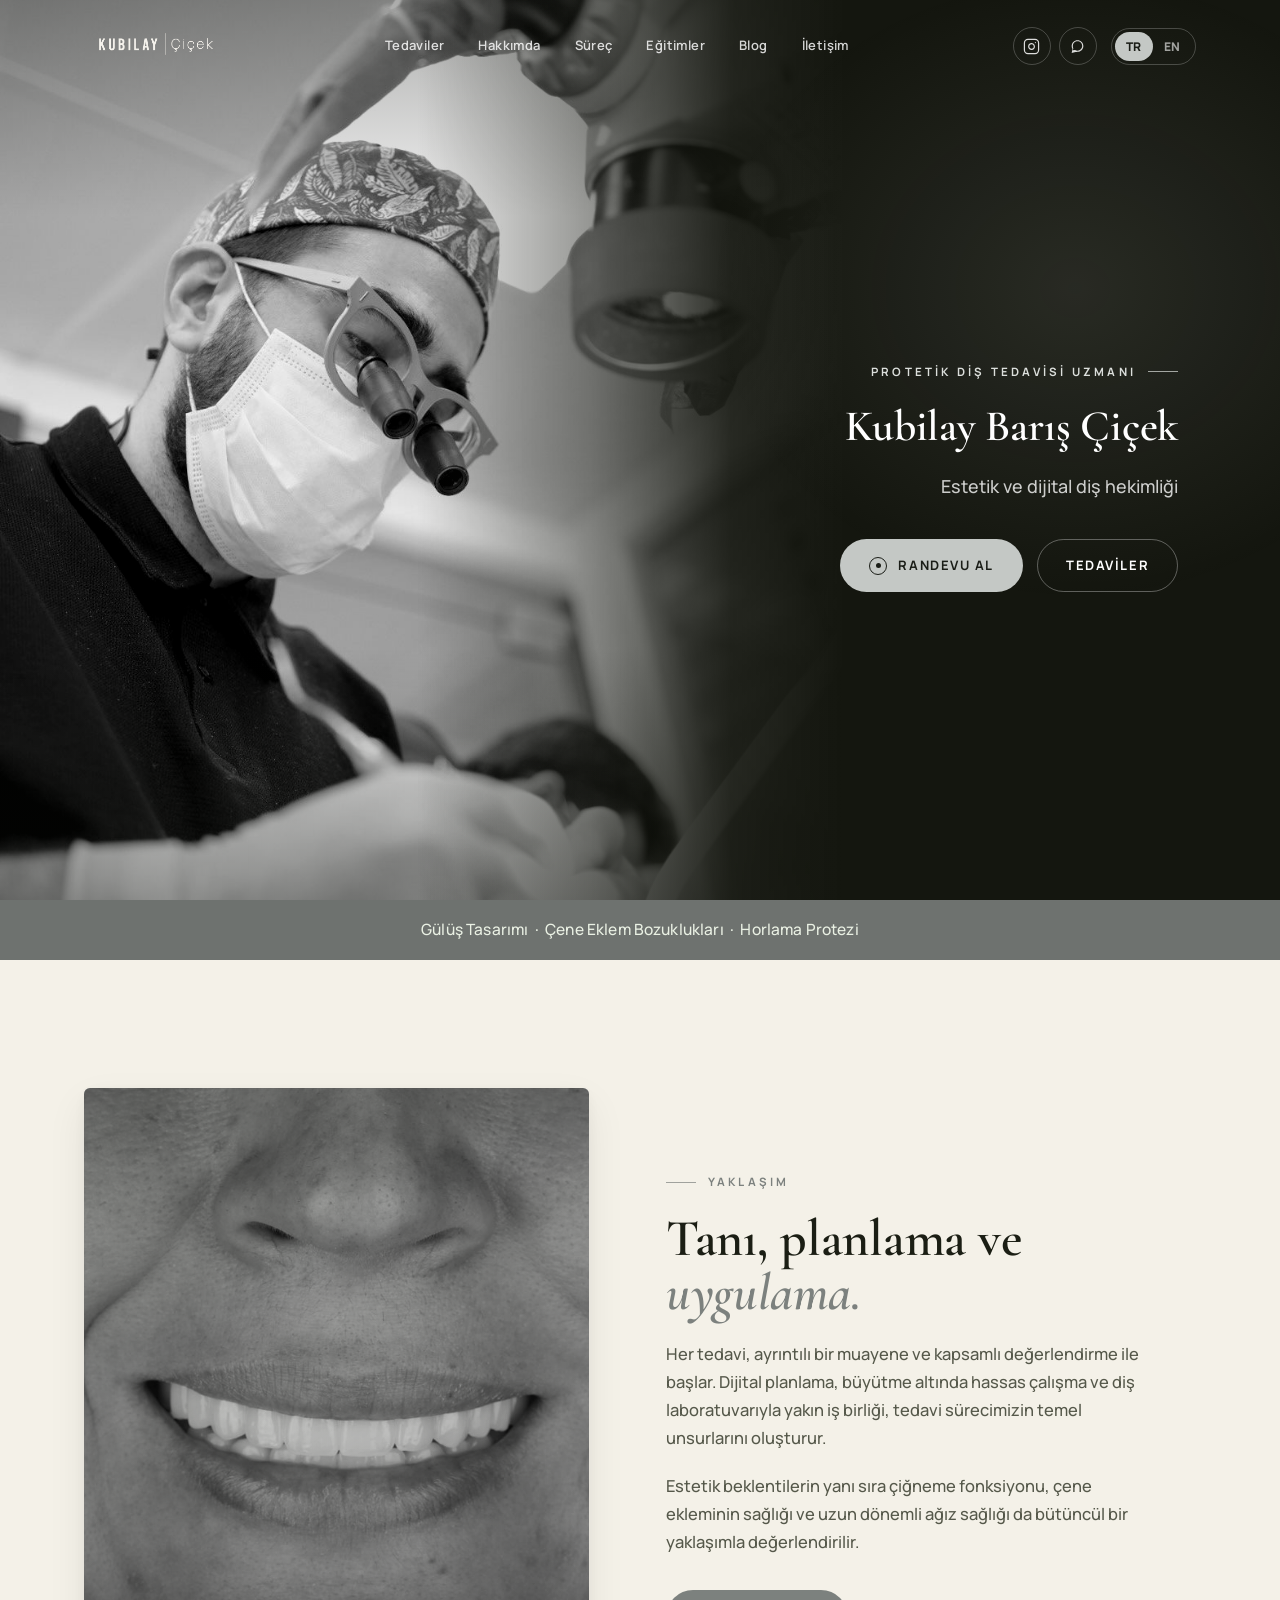
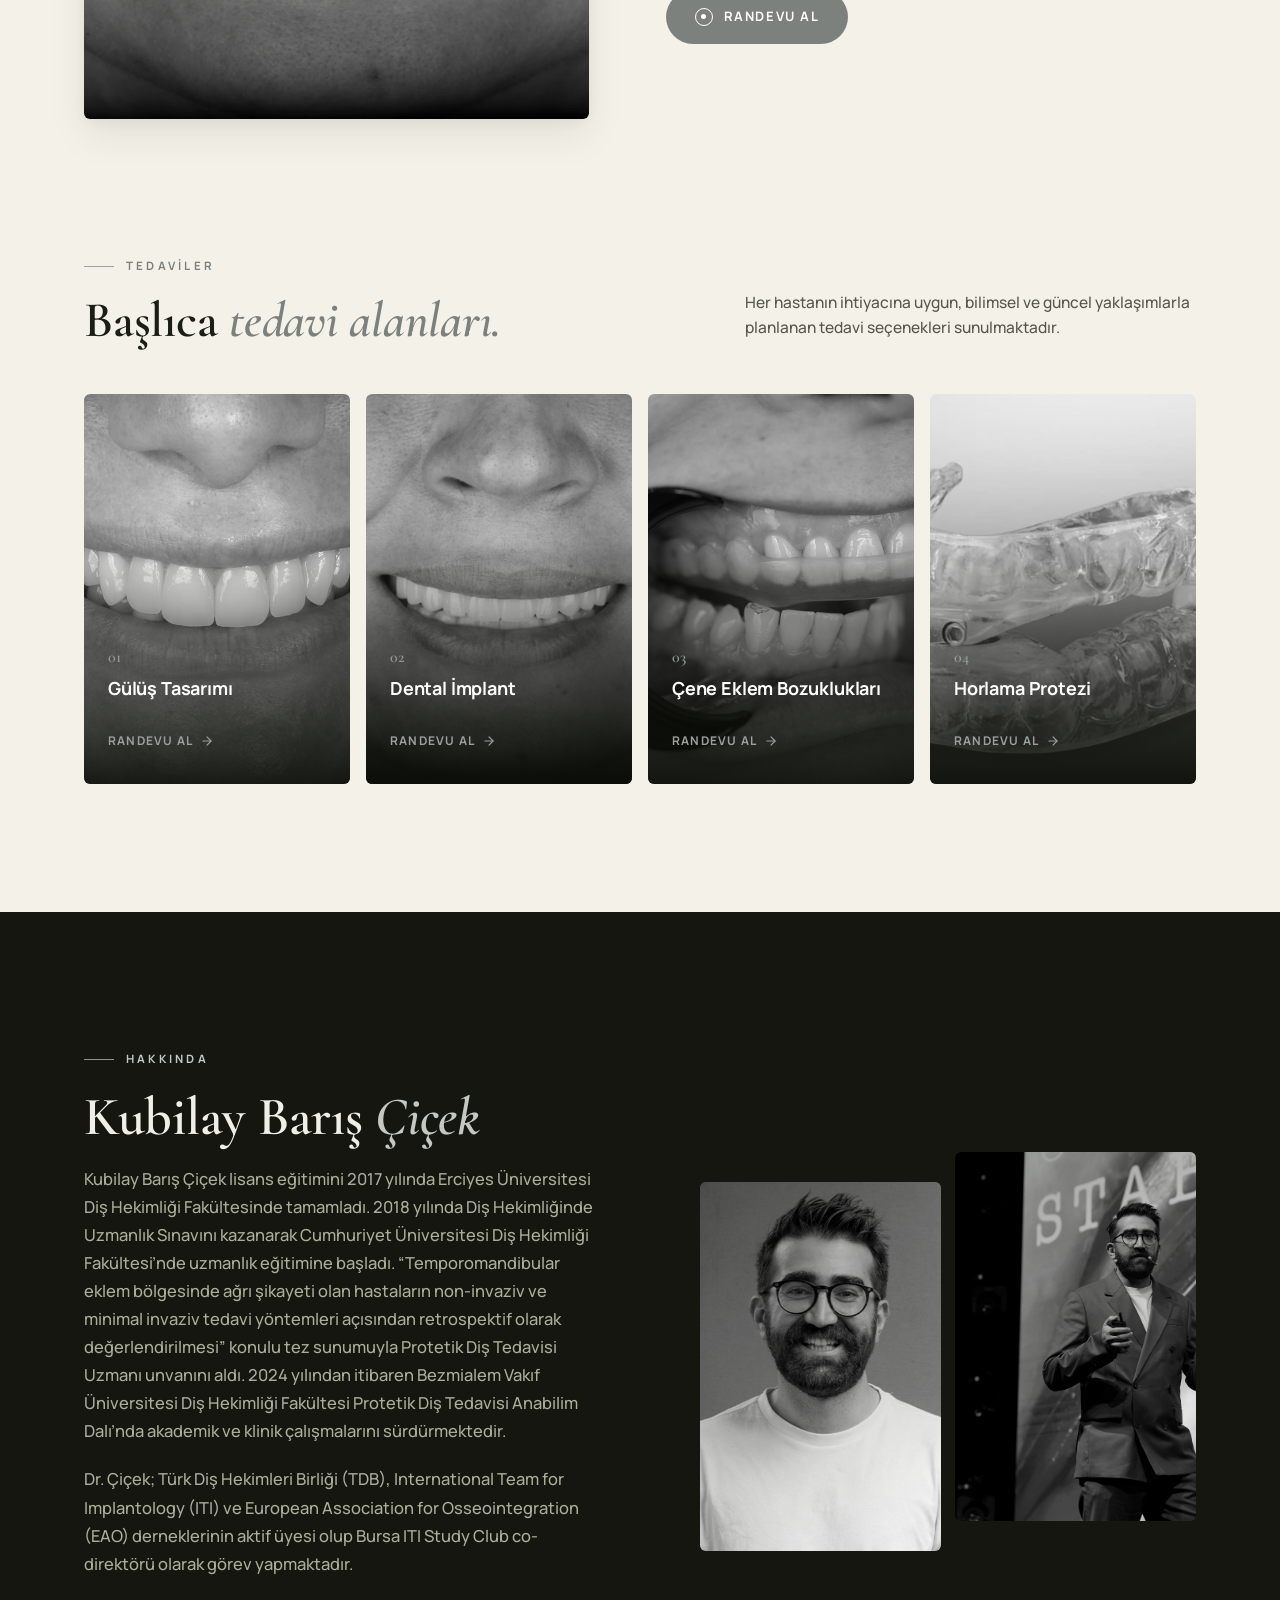
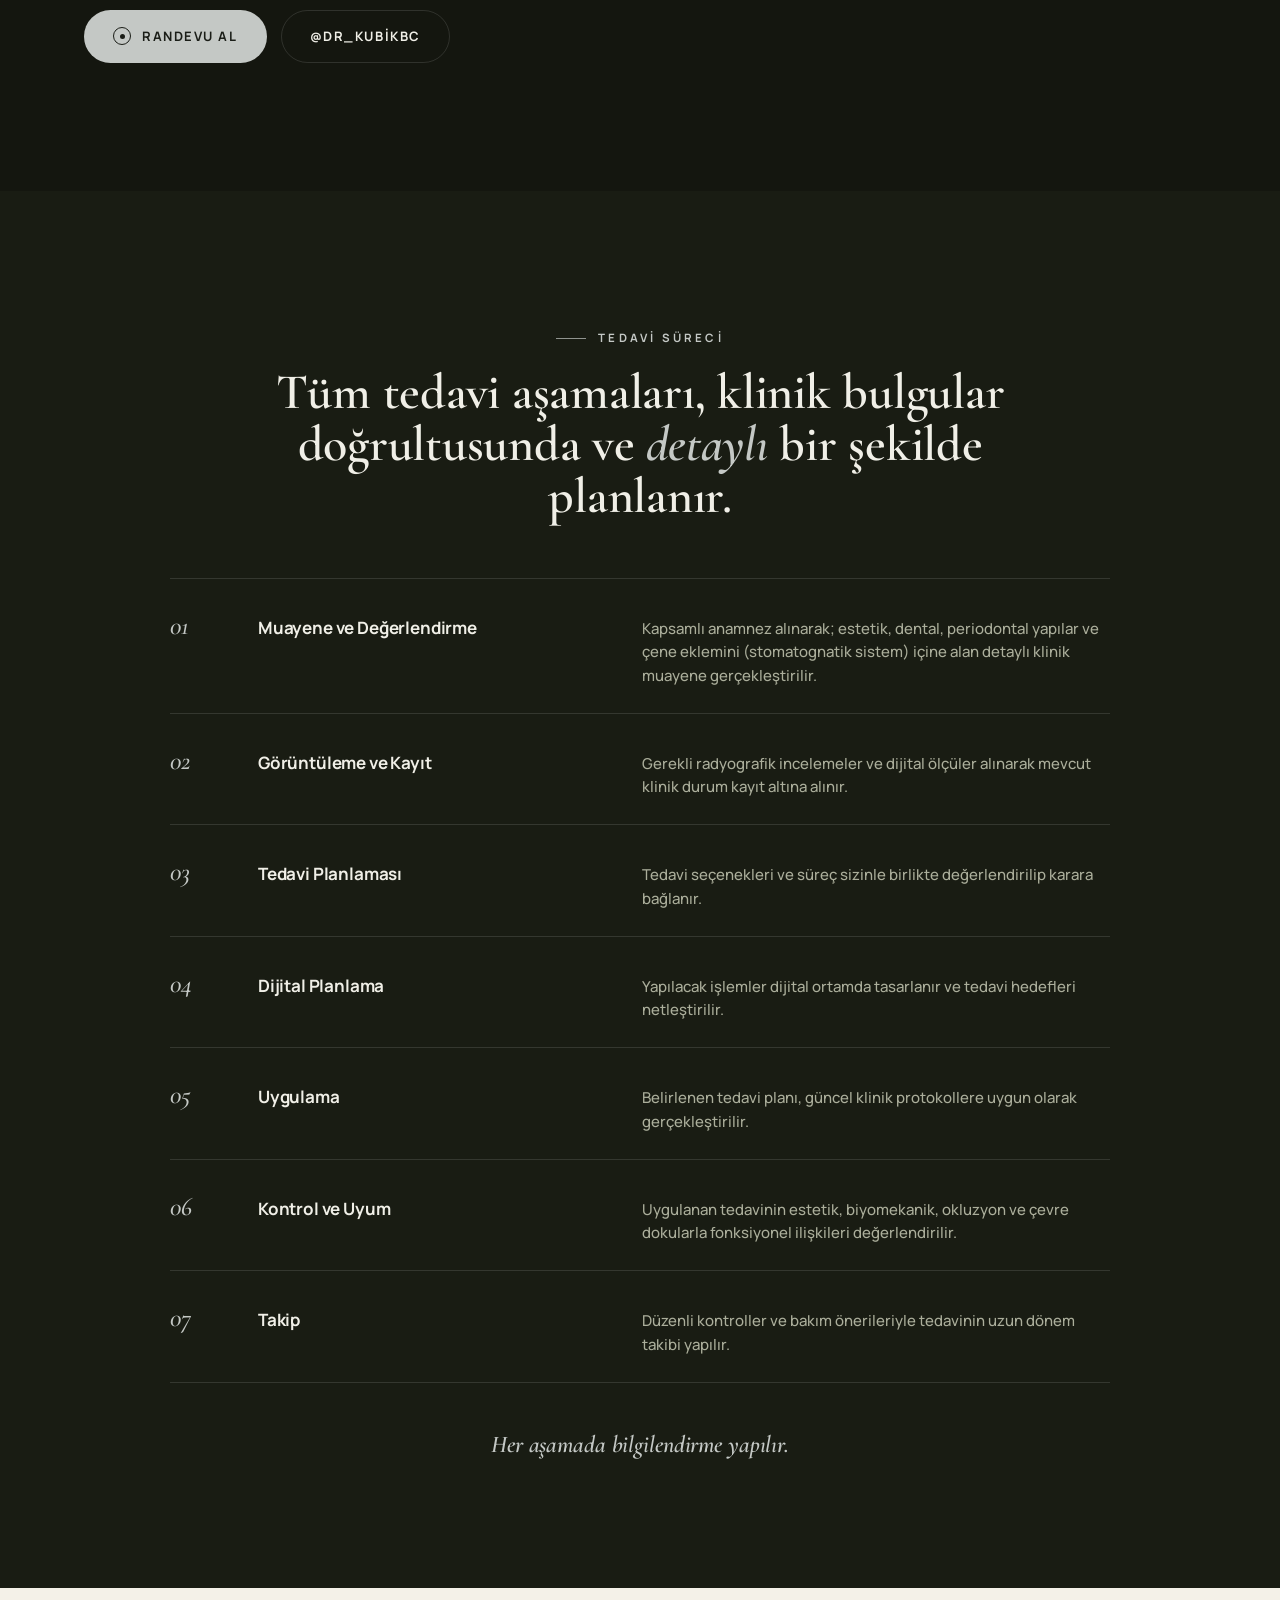
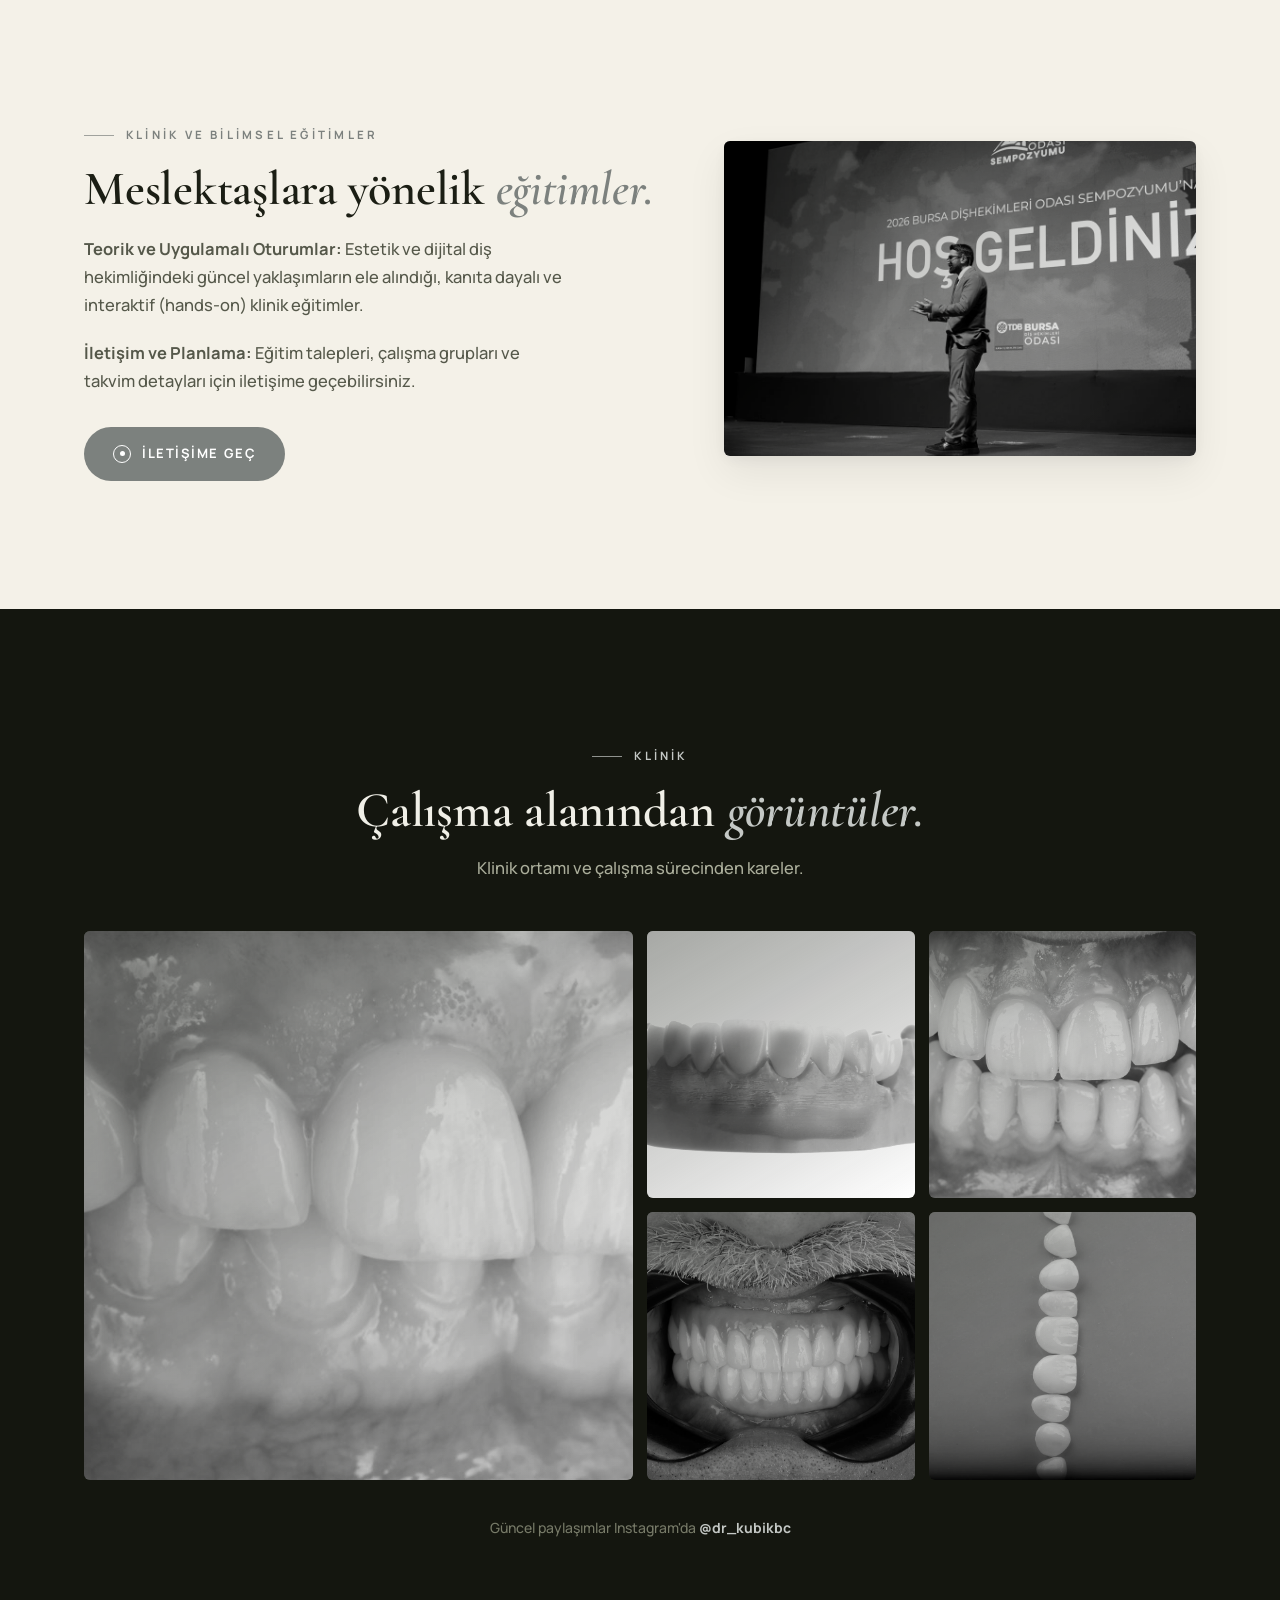
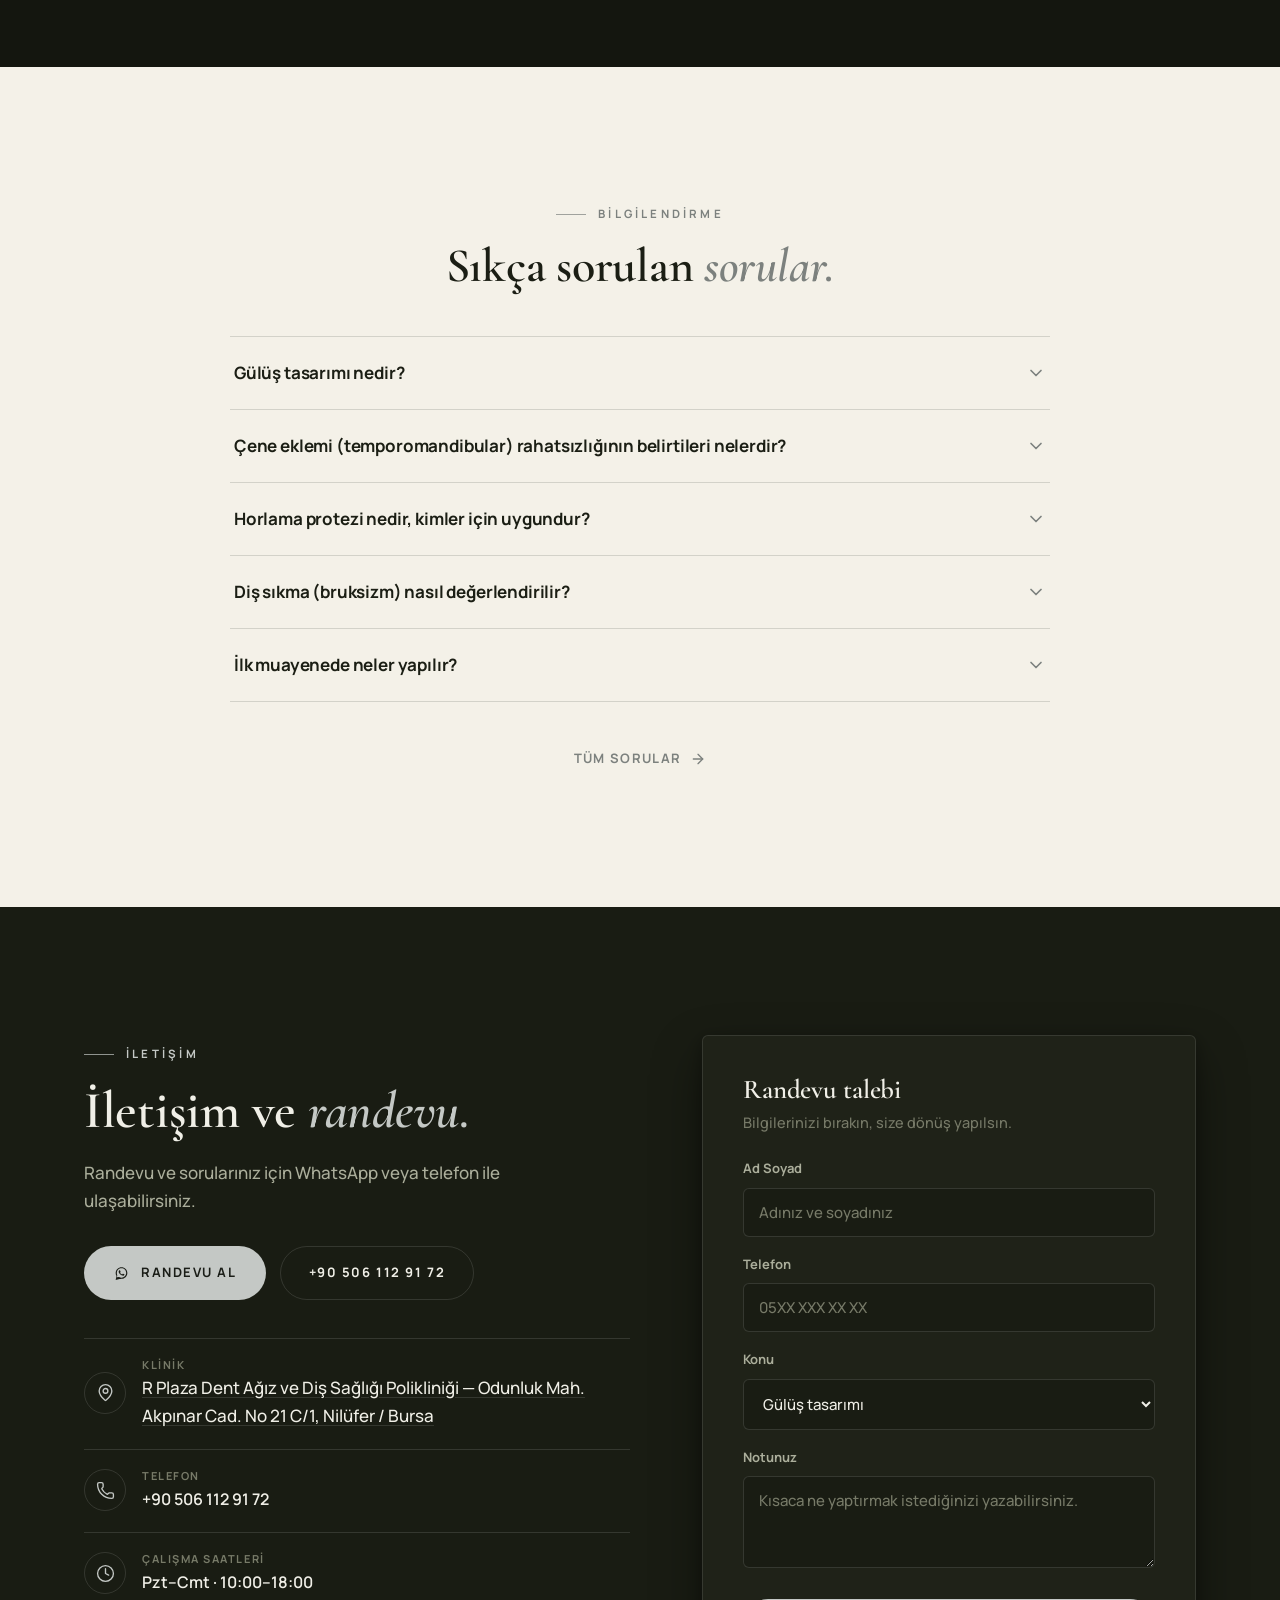
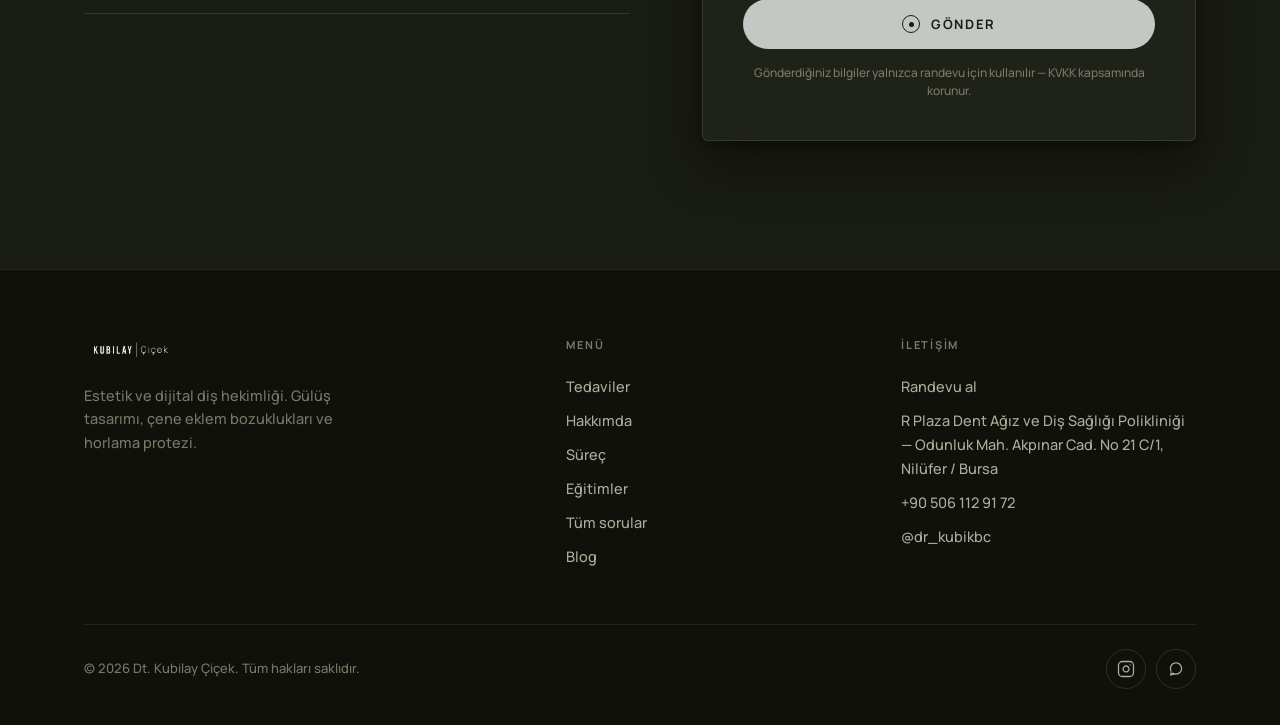
<file: index.html>
<!DOCTYPE html>
<html lang="tr">
<head>
<meta charset="UTF-8" />
<meta name="viewport" content="width=device-width, initial-scale=1.0" />
<title>Kubilay Barış Çiçek — Estetik ve Dijital Diş Hekimliği</title>
<meta name="description" content="Kubilay Barış Çiçek — protetik diş tedavisi uzmanı. Estetik ve dijital diş hekimliği: gülüş tasarımı, çene eklem bozuklukları ve horlama protezi. Bursa. Meslektaşlara yönelik eğitimler." />
<meta name="theme-color" content="#14160F" />

<!-- Favicons -->
<link rel="icon" type="image/png" sizes="32x32" href="assets/favicon-32.png" />
<link rel="icon" type="image/png" sizes="180x180" href="assets/favicon-180.png" />
<link rel="apple-touch-icon" href="assets/favicon-180.png" />

<!-- Open Graph / social — replace the domain in og:url with your live address after deploy -->
<meta property="og:type" content="website" />
<meta property="og:title" content="Kubilay Barış Çiçek — Estetik ve Dijital Diş Hekimliği" />
<meta property="og:description" content="Gülüş tasarımı, çene eklem bozuklukları ve horlama protezi. Bursa." />
<meta property="og:image" content="assets/og-image.jpg" />
<meta property="og:url" content="https://kubilaybariscicek.com/" />
<meta property="og:locale" content="tr_TR" />
<meta name="twitter:card" content="summary_large_image" />

<link rel="stylesheet" href="styles.css?v=4" />

<!-- Local-business structured data (SEO) -->
<script type="application/ld+json">
{
  "@context": "https://schema.org",
  "@type": "Dentist",
  "name": "Kubilay Barış Çiçek",
  "description": "Estetik ve dijital diş hekimliği — gülüş tasarımı, çene eklem bozuklukları ve horlama protezi.",
  "image": "assets/og-image.jpg",
  "telephone": "+905061129172",
  "url": "https://kubilaybariscicek.com/",
  "address": {
    "@type": "PostalAddress",
    "streetAddress": "Odunluk Mah. Akpınar Cad. No 21 C/1",
    "addressLocality": "Nilüfer",
    "addressRegion": "Bursa",
    "addressCountry": "TR"
  },
  "openingHours": "Mo-Sa 10:00-18:00",
  "sameAs": ["https://instagram.com/dr_kubikbc"],
  "availableService": [
    { "@type": "MedicalProcedure", "name": "Gülüş Tasarımı" },
    { "@type": "MedicalProcedure", "name": "Çene Eklemi (Temporomandibular) Tedavisi" },
    { "@type": "MedicalProcedure", "name": "Horlama Protezi" },
    { "@type": "MedicalProcedure", "name": "İmplant Tedavisi" },
    { "@type": "MedicalProcedure", "name": "Zirkonyum / Lamina Kaplama" }
  ]
}
</script>

<!-- FAQ structured data (matches the visible "Sıkça sorulan sorular" section) -->
<script type="application/ld+json">
{
  "@context": "https://schema.org",
  "@type": "FAQPage",
  "mainEntity": [
    { "@type": "Question", "name": "Gülüş tasarımı nedir?", "acceptedAnswer": { "@type": "Answer", "text": "Dişlerin biçim, renk ve diziliminin; yüz hatları ve kişinin beklentileri göz önünde bulundurularak dijital ortamda planlanmasıdır. Uygulama öncesinde plan birlikte değerlendirilir." } },
    { "@type": "Question", "name": "Çene eklemi (temporomandibular) rahatsızlığının belirtileri nelerdir?", "acceptedAnswer": { "@type": "Answer", "text": "Çene ekleminde ağrı, açıp kapama sırasında ses, kilitlenme, diş sıkma veya gıcırdatma ve baş-boyun bölgesinde gerginlik görülebilir. Kesin değerlendirme hekim muayenesi ile yapılır." } },
    { "@type": "Question", "name": "Horlama protezi nedir, kimler için uygundur?", "acceptedAnswer": { "@type": "Answer", "text": "Ağız içine takılan, alt çeneyi hafifçe önde konumlandırarak hava yolunu açık tutmaya yardımcı olan apareylerdir. Basit horlama ve hafif uyku apnesinde kullanılabilir; uygunluk muayene ve gerektiğinde uyku testi ile belirlenir." } },
    { "@type": "Question", "name": "Diş sıkma (bruksizm) nasıl değerlendirilir?", "acceptedAnswer": { "@type": "Answer", "text": "Çoğunlukla uykuda görülen diş sıkma ve gıcırdatma; diş aşınması, çene ağrısı ve baş ağrısına yol açabilir. Muayene sonrası, gece plağı gibi koruyucu yaklaşımlar değerlendirilebilir." } },
    { "@type": "Question", "name": "İlk muayenede neler yapılır?", "acceptedAnswer": { "@type": "Answer", "text": "Şikâyetlerin dinlenmesi, ağız içi inceleme ve gerektiğinde görüntüleme ile mevcut durum değerlendirilir; uygun seçenekler hakkında bilgi verilir." } }
  ]
}
</script>
</head>
<body id="top">

<!-- ============ NAV ============ -->
<header class="nav">
  <div class="wrap nav-inner">
    <a class="nav-logo" href="#top" aria-label="Kubilay Çiçek"><img src="assets/logo-white.png" alt="Kubilay Çiçek" /></a>
    <nav class="nav-links">
      <a href="#tedaviler" data-i18n="nav.treatments">Tedaviler</a>
      <a href="#hakkimda" data-i18n="nav.about">Hakkımda</a>
      <a href="#surec" data-i18n="nav.journey">Süreç</a>
      <a href="#egitimler" data-i18n="nav.courses">Eğitimler</a>
      <a href="blog.html" data-i18n="nav.blog">Blog</a>
      <a href="#iletisim" data-i18n="nav.contact">İletişim</a>
    </nav>
    <div class="nav-right">
      <div class="nav-social">
        <a data-ig href="#" target="_blank" rel="noopener" aria-label="Instagram"><svg viewBox="0 0 24 24" fill="none" stroke="currentColor" stroke-width="1.7" stroke-linecap="round" stroke-linejoin="round"><rect width="20" height="20" x="2" y="2" rx="5" ry="5"/><path d="M16 11.37A4 4 0 1 1 12.63 8 4 4 0 0 1 16 11.37z"/><line x1="17.5" x2="17.51" y1="6.5" y2="6.5"/></svg></a>
        <a data-wa="appointment" target="_blank" rel="noopener" aria-label="WhatsApp"><svg class="wa-ic" viewBox="0 0 32 32" fill="currentColor"><path d="M16.04 4C9.96 4 5 8.93 5 15c0 2.13.62 4.11 1.69 5.79L5 28l7.4-1.65A11.1 11.1 0 0 0 16.04 26C22.12 26 27 21.07 27 15S22.12 4 16.04 4zm0 19.8c-1.6 0-3.16-.43-4.52-1.25l-.32-.19-3.9.87.83-3.8-.21-.33A8.74 8.74 0 0 1 7.3 15c0-4.83 3.92-8.76 8.74-8.76 4.82 0 8.74 3.93 8.74 8.76 0 4.83-3.92 8.8-8.74 8.8z"/></svg></a>
      </div>
      <div class="lang" role="group" aria-label="Language">
        <button data-lang="tr" class="active">TR</button>
        <button data-lang="en">EN</button>
      </div>
      <button id="menu-toggle" class="nav-toggle" aria-label="Menu"><svg viewBox="0 0 24 24" width="26" height="26" fill="none" stroke="currentColor" stroke-width="1.8" stroke-linecap="round"><path d="M3 6h18M3 12h18M3 18h18"/></svg></button>
    </div>
  </div>
  <div id="mobile-menu" class="mobile-menu" hidden>
    <a href="#tedaviler" data-i18n="nav.treatments">Tedaviler</a>
    <a href="#hakkimda" data-i18n="nav.about">Hakkımda</a>
    <a href="#surec" data-i18n="nav.journey">Süreç</a>
    <a href="#egitimler" data-i18n="nav.courses">Eğitimler</a>
    <a href="blog.html" data-i18n="nav.blog">Blog</a>
    <a href="#iletisim" data-i18n="nav.contact">İletişim</a>
  </div>
</header>

<!-- ============ HERO ============ -->
<section class="hero">
  <div class="hero-media">
    <img src="assets/hero-clinical.jpg" alt="Dt. Kubilay Çiçek mikroskop altında çalışırken" />
  </div>
  <div class="wrap hero-content">
    <div class="hero-copy reveal">
      <div class="hero-eyebrow kicker line" data-i18n="hero.eyebrow">Protetik Diş Tedavisi Uzmanı</div>
      <h1 class="serif" data-i18n-html="hero.h1">Kubilay Barış Çiçek</h1>
      <p class="hero-sub" data-i18n="hero.sub">Estetik ve dijital diş hekimliği</p>
      <div class="hero-cta">
        <a class="btn btn-primary" data-wa="appointment" target="_blank" rel="noopener"><span class="dot"></span><span data-i18n="hero.cta1">Randevu Al</span></a>
        <a class="btn btn-outline" href="#tedaviler" data-i18n="hero.cta2">Tedavileri Gör</a>
      </div>
    </div>
  </div>
</section>

<!-- ============ TAGLINE STRIP ============ -->
<div class="tagline-strip">
  <div class="wrap"><p data-i18n-html="tagline">Gülüş Tasarımı &nbsp;·&nbsp; Çene Eklem Bozuklukları &nbsp;·&nbsp; Horlama Protezi</p></div>
</div>

<!-- ============ INTRO / COLLAGE (cream) ============ -->
<section class="section band--cream" id="intro">
  <div class="wrap intro-inner">
    <div class="intro-photo ph tint hoverable reveal"><img src="assets/intro-smile.jpg" alt="Gülüş tasarımı" /></div>
    <div class="intro-text reveal">
      <div class="kicker line" data-i18n="intro.kicker">Yaklaşım</div>
      <h2 class="serif" data-i18n-html="intro.h2">Tanı, planlama ve <em>uygulama.</em></h2>
      <p data-i18n="intro.p1">Her tedavi, ayrıntılı bir muayene ve kapsamlı değerlendirme ile başlar. Dijital planlama, büyütme altında hassas çalışma ve diş laboratuvarıyla yakın iş birliği, tedavi sürecimizin temel unsurlarını oluşturur.</p>
      <p data-i18n="intro.p2">Estetik beklentilerin yanı sıra çiğneme fonksiyonu, çene ekleminin sağlığı ve uzun dönemli ağız sağlığı da bütüncül bir yaklaşımla değerlendirilir.</p>
      <a class="btn btn-primary" data-wa="appointment" target="_blank" rel="noopener"><span class="dot"></span><span data-i18n="intro.cta">Randevu Al</span></a>
    </div>
  </div>
</section>

<!-- ============ TREATMENTS (cream) ============ -->
<section class="section band--cream" id="tedaviler" style="padding-top:0;">
  <div class="wrap">
    <div class="treat-head reveal">
      <div>
        <div class="kicker line" data-i18n="treat.kicker">Tedaviler</div>
        <h2 class="serif" data-i18n-html="treat.h2">Başlıca <em>tedavi alanları.</em></h2>
      </div>
      <p class="aside" data-i18n="treat.aside">Aşağıdaki konularda muayene ve tedavi yapılır. Ayrıntılar için randevu oluşturabilirsiniz.</p>
    </div>
    <div class="treat-row reveal">
      <a class="tcard" data-wa="appointment" target="_blank" rel="noopener">
        <div class="ph"><img src="assets/treat-smile.jpg" alt="" /></div>
        <div class="tcard-body">
          <span class="tcard-num">01</span>
          <h3 data-i18n="t1.title">Gülüş Tasarımı</h3>
          <p data-i18n="t1.desc">Dişlerin şekli, boyutu ve dizilimi kişiye özel olarak dijital ortamda planlanır. Tedavi süreci, istekleriniz ve mevcut ağız durumu dikkate alınarak birlikte yürütülür.</p>
          <span class="more"><span data-i18n="treat.more">Randevu al</span><svg viewBox="0 0 24 24" fill="none" stroke="currentColor" stroke-width="2" stroke-linecap="round" stroke-linejoin="round"><path d="M5 12h14"/><path d="m12 5 7 7-7 7"/></svg></span>
        </div>
      </a>
      <a class="tcard" data-wa="appointment" target="_blank" rel="noopener">
        <div class="ph"><img src="assets/treat-implant.jpg" alt="" /></div>
        <div class="tcard-body">
          <span class="tcard-num">02</span>
          <h3 data-i18n="timp.title">Dental İmplant</h3>
          <p data-i18n="timp.desc">Eksik dişlerin tedavisinde implant uygulamaları, ayrıntılı muayene ve dijital planlama ile gerçekleştirilir. Tedavi süreci, klinik değerlendirme sonuçlarına göre kişiye özel olarak planlanır.</p>
          <span class="more"><span data-i18n="treat.more">Randevu al</span><svg viewBox="0 0 24 24" fill="none" stroke="currentColor" stroke-width="2" stroke-linecap="round" stroke-linejoin="round"><path d="M5 12h14"/><path d="m12 5 7 7-7 7"/></svg></span>
        </div>
      </a>
      <a class="tcard" data-wa="appointment" target="_blank" rel="noopener">
        <div class="ph"><img src="assets/treat-tmj.jpg" alt="" /></div>
        <div class="tcard-body">
          <span class="tcard-num">03</span>
          <h3 data-i18n="t2.title">Çene Eklem Bozuklukları</h3>
          <p data-i18n="t2.desc">Çene ekleminde ağrı, ses, kilitlenme ve diş sıkma gibi şikayetler ayrıntılı olarak değerlendirilir. Tedavi, hastalığın türüne ve şikayetlerin şiddetine göre planlanır. Uygun vakalarda eklem splintleri (gece plağı) ve koruyucu yaklaşımlar tercih edilir.</p>
          <span class="more"><span data-i18n="treat.more">Randevu al</span><svg viewBox="0 0 24 24" fill="none" stroke="currentColor" stroke-width="2" stroke-linecap="round" stroke-linejoin="round"><path d="M5 12h14"/><path d="m12 5 7 7-7 7"/></svg></span>
        </div>
      </a>
      <a class="tcard" data-wa="appointment" target="_blank" rel="noopener">
        <div class="ph"><img src="assets/treat-snore.jpg" alt="" /></div>
        <div class="tcard-body">
          <span class="tcard-num">04</span>
          <h3 data-i18n="t3.title">Horlama Protezi</h3>
          <p data-i18n="t3.desc">Horlama ve bazı hafif uyku apnesi vakalarında, uyku sırasında kullanılan kişiye özel ağız içi apareyler hazırlanır. Bu apareyler alt çenenin pozisyonunu düzenleyerek hava yolunun açık kalmasına yardımcı olur. Tedaviye uygunluk, muayene ve gerekli değerlendirmeler sonrasında belirlenir.</p>
          <span class="more"><span data-i18n="treat.more">Randevu al</span><svg viewBox="0 0 24 24" fill="none" stroke="currentColor" stroke-width="2" stroke-linecap="round" stroke-linejoin="round"><path d="M5 12h14"/><path d="m12 5 7 7-7 7"/></svg></span>
        </div>
      </a>
    </div>
  </div>
</section>

<!-- ============ ABOUT (dark) ============ -->
<section class="section" id="hakkimda">
  <div class="wrap about-inner">
    <div class="about-text reveal">
      <div class="kicker line" data-i18n="about.kicker">Hakkında</div>
      <h2 class="serif" data-i18n-html="about.h2">Kubilay Barış <em>Çiçek</em></h2>
      <p data-i18n="about.p1">Kubilay Barış Çiçek lisans eğitimini 2017 yılında Erciyes Üniversitesi Diş Hekimliği Fakültesinde tamamladı. 2018 yılında Diş Hekimliğinde Uzmanlık Sınavını kazanarak Cumhuriyet Üniversitesi Diş Hekimliği Fakültesi’nde uzmanlık eğitimine başladı. “Temporomandibular eklem bölgesinde ağrı şikayeti olan hastaların non-invaziv ve minimal invaziv tedavi yöntemleri açısından retrospektif olarak değerlendirilmesi” konulu tez sunumuyla Protetik Diş Tedavisi Uzmanı unvanını aldı. 2024 yılından itibaren Bezmialem Vakıf Üniversitesi Diş Hekimliği Fakültesi Protetik Diş Tedavisi Anabilim Dalı’nda akademik ve klinik çalışmalarını sürdürmektedir.</p>
      <p data-i18n="about.p2">Dr. Çiçek; Türk Diş Hekimleri Birliği (TDB), International Team for Implantology (ITI) ve European Association for Osseointegration (EAO) derneklerinin aktif üyesi olup Bursa ITI Study Club co-direktörü olarak görev yapmaktadır.</p>
      <div class="about-cta">
        <a class="btn btn-primary" data-wa="appointment" target="_blank" rel="noopener"><span class="dot"></span><span data-i18n="about.cta">Randevu Al</span></a>
        <a class="btn btn-outline" data-ig href="#" target="_blank" rel="noopener"><span data-i18n="about.ig">@dr_kubikbc</span></a>
      </div>
    </div>
    <div class="about-stack reveal">
      <div class="ph tint hoverable a1"><img src="assets/portrait-smile.jpg" alt="Dt. Kubilay Çiçek" /></div>
      <div class="ph tint hoverable a2"><img src="assets/portrait-clinical.jpg" alt="Dt. Kubilay Çiçek klinikte" /></div>
    </div>
  </div>
</section>

<!-- ============ JOURNEY (dark) ============ -->
<section class="section" id="surec" style="background:var(--bg-2);">
  <div class="wrap">
    <div class="journey-head reveal">
      <div class="kicker line" style="justify-content:center;" data-i18n="journey.kicker">Tedavi Süreci</div>
      <h2 class="serif" data-i18n-html="journey.h2">Tüm tedavi aşamaları, klinik bulgular doğrultusunda ve <em>detaylı</em> bir şekilde planlanır.</h2>
    </div>
    <div class="journey-list reveal">
      <div class="jrow"><span class="jn">01</span><h4 data-i18n="j1.t">Muayene ve Değerlendirme</h4><p data-i18n="j1.d">Kapsamlı anamnez alınarak; estetik, dental, periodontal yapılar ve çene eklemini (stomatognatik sistem) içine alan detaylı klinik muayene gerçekleştirilir.</p></div>
      <div class="jrow"><span class="jn">02</span><h4 data-i18n="j2.t">Görüntüleme ve Kayıt</h4><p data-i18n="j2.d">Gerekli radyografik incelemeler ve dijital ölçüler alınarak mevcut klinik durum kayıt altına alınır.</p></div>
      <div class="jrow"><span class="jn">03</span><h4 data-i18n="j3.t">Tedavi Planlaması</h4><p data-i18n="j3.d">Tedavi seçenekleri ve süreç sizinle birlikte değerlendirilip karara bağlanır.</p></div>
      <div class="jrow"><span class="jn">04</span><h4 data-i18n="j4.t">Dijital Planlama</h4><p data-i18n="j4.d">Yapılacak işlemler dijital ortamda tasarlanır ve tedavi hedefleri netleştirilir.</p></div>
      <div class="jrow"><span class="jn">05</span><h4 data-i18n="j5.t">Uygulama</h4><p data-i18n="j5.d">Belirlenen tedavi planı, güncel klinik protokollere uygun olarak gerçekleştirilir.</p></div>
      <div class="jrow"><span class="jn">06</span><h4 data-i18n="j6.t">Kontrol ve Uyum</h4><p data-i18n="j6.d">Uygulanan tedavinin estetik, biyomekanik, okluzyon ve çevre dokularla fonksiyonel ilişkileri değerlendirilir.</p></div>
      <div class="jrow"><span class="jn">07</span><h4 data-i18n="j7.t">Takip</h4><p data-i18n="j7.d">Düzenli kontroller ve bakım önerileriyle tedavinin uzun dönem takibi yapılır.</p></div>
    </div>
    <p class="journey-foot serif" data-i18n="journey.foot">Her aşamada bilgilendirme yapılır.</p>
  </div>
</section>

<!-- ============ EDUCATOR / COURSES (cream) ============ -->
<section class="section band--cream" id="egitimler">
  <div class="wrap edu-inner">
    <div class="edu-text reveal">
      <div class="kicker line" data-i18n="edu.kicker">Klinik ve Bilimsel Eğitimler</div>
      <h2 class="serif" data-i18n-html="edu.h2">Meslektaşlara yönelik <em>eğitimler.</em></h2>
      <p data-i18n-html="edu.p"><strong>Teorik ve Uygulamalı Oturumlar:</strong> Estetik ve dijital diş hekimliğindeki güncel yaklaşımların ele alındığı, kanıta dayalı ve interaktif (hands-on) klinik eğitimler.</p>
      <p data-i18n-html="edu.p2"><strong>İletişim ve Planlama:</strong> Eğitim talepleri, çalışma grupları ve takvim detayları için iletişime geçebilirsiniz.</p>
      <a class="btn btn-primary" href="#iletisim"><span class="dot"></span><span data-i18n="edu.cta">İletişime geç</span></a>
    </div>
    <div class="edu-media ph tint hoverable reveal"><img src="assets/speaking-iti.jpg" alt="Dt. Kubilay Çiçek ITI kongresinde konuşurken" /></div>
  </div>
</section>

<!-- ============ RESULTS GALLERY (dark) ============ -->
<section class="section">
  <div class="wrap">
    <div class="results-head reveal">
      <div class="kicker line" style="justify-content:center;" data-i18n="results.kicker">Klinik</div>
      <h2 class="serif" data-i18n-html="results.h2">Çalışma alanından <em>görüntüler.</em></h2>
      <p data-i18n="results.p">Klinik ortamı ve çalışma sürecinden kareler.</p>
    </div>
    <div class="results-grid reveal">
      <div class="ph tint hoverable feat"><img src="assets/result-feature.jpg" alt="Tedavi sonrası ağız içi görünüm" loading="lazy" /></div>
      <div class="ph tint hoverable"><img src="assets/lab-model.jpg" alt="Diş laboratuvarı modeli" loading="lazy" /></div>
      <div class="ph tint hoverable"><img src="assets/intra-frontal.jpg" alt="Ağız içi ön görünüm" loading="lazy" /></div>
      <div class="ph tint hoverable"><img src="assets/speaking-stage.jpg" alt="Tam ark implant üstü protez" loading="lazy" /></div>
      <div class="ph tint hoverable"><img src="assets/veneers.jpg" alt="Lamina kaplama detayı" loading="lazy" /></div>
    </div>
    <p class="results-cap"><span data-i18n="results.cap">Daha fazla vaka için Instagram'da</span> <a data-ig href="#" target="_blank" rel="noopener">@dr_kubikbc</a></p>
  </div>
</section>

<!-- ============ FAQ (cream) ============ -->
<section class="section band--cream" id="sss">
  <div class="wrap">
    <div class="faq-head reveal">
      <div class="kicker line" data-i18n="faq.kicker">Bilgilendirme</div>
      <h2 class="serif" data-i18n-html="faq.h2">Sıkça sorulan <em>sorular.</em></h2>
    </div>
    <div class="faq-list reveal">
      <details class="faq-item">
        <summary><span data-i18n="q1.q">Gülüş tasarımı nedir?</span><svg class="faq-chev" viewBox="0 0 24 24" fill="none" stroke="currentColor" stroke-width="2" stroke-linecap="round" stroke-linejoin="round"><path d="m6 9 6 6 6-6"/></svg></summary>
        <div class="faq-a"><p data-i18n="q1.a">Dişlerin biçim, renk ve diziliminin; yüz hatları ve kişinin beklentileri göz önünde bulundurularak dijital ortamda planlanmasıdır. Uygulama öncesinde plan birlikte değerlendirilir.</p></div>
      </details>
      <details class="faq-item">
        <summary><span data-i18n="q2.q">Çene eklemi (temporomandibular) rahatsızlığının belirtileri nelerdir?</span><svg class="faq-chev" viewBox="0 0 24 24" fill="none" stroke="currentColor" stroke-width="2" stroke-linecap="round" stroke-linejoin="round"><path d="m6 9 6 6 6-6"/></svg></summary>
        <div class="faq-a"><p data-i18n="q2.a">Çene ekleminde ağrı, açıp kapama sırasında ses, kilitlenme, diş sıkma veya gıcırdatma ve baş-boyun bölgesinde gerginlik görülebilir. Kesin değerlendirme hekim muayenesi ile yapılır.</p></div>
      </details>
      <details class="faq-item">
        <summary><span data-i18n="q3.q">Horlama protezi nedir, kimler için uygundur?</span><svg class="faq-chev" viewBox="0 0 24 24" fill="none" stroke="currentColor" stroke-width="2" stroke-linecap="round" stroke-linejoin="round"><path d="m6 9 6 6 6-6"/></svg></summary>
        <div class="faq-a"><p data-i18n="q3.a">Ağız içine takılan, alt çeneyi hafifçe önde konumlandırarak hava yolunu açık tutmaya yardımcı olan apareylerdir. Basit horlama ve hafif uyku apnesinde kullanılabilir; uygunluk muayene ve gerektiğinde uyku testi ile belirlenir.</p></div>
      </details>
      <details class="faq-item">
        <summary><span data-i18n="q4.q">Diş sıkma (bruksizm) nasıl değerlendirilir?</span><svg class="faq-chev" viewBox="0 0 24 24" fill="none" stroke="currentColor" stroke-width="2" stroke-linecap="round" stroke-linejoin="round"><path d="m6 9 6 6 6-6"/></svg></summary>
        <div class="faq-a"><p data-i18n="q4.a">Çoğunlukla uykuda görülen diş sıkma ve gıcırdatma; diş aşınması, çene ağrısı ve baş ağrısına yol açabilir. Muayene sonrası, gece plağı gibi koruyucu yaklaşımlar değerlendirilebilir.</p></div>
      </details>
      <details class="faq-item">
        <summary><span data-i18n="q5.q">İlk muayenede neler yapılır?</span><svg class="faq-chev" viewBox="0 0 24 24" fill="none" stroke="currentColor" stroke-width="2" stroke-linecap="round" stroke-linejoin="round"><path d="m6 9 6 6 6-6"/></svg></summary>
        <div class="faq-a"><p data-i18n="q5.a">Şikâyetlerin dinlenmesi, ağız içi inceleme ve gerektiğinde görüntüleme ile mevcut durum değerlendirilir; uygun seçenekler hakkında bilgi verilir.</p></div>
      </details>
    </div>
    <div class="faq-more"><a class="faq-more-link" href="sss.html"><span data-i18n="faq.all">Tüm sorular</span><svg viewBox="0 0 24 24" fill="none" stroke="currentColor" stroke-width="2" stroke-linecap="round" stroke-linejoin="round"><path d="M5 12h14"/><path d="m12 5 7 7-7 7"/></svg></a></div>
  </div>
</section>

<!-- ============ CONTACT (dark) ============ -->
<section class="section" id="iletisim" style="background:var(--bg-2);">
  <div class="wrap contact-inner">
    <div class="contact-info reveal">
      <div class="kicker line" data-i18n="contact.kicker">İletişim</div>
      <h2 class="serif" data-i18n-html="contact.h2">İletişim ve <em>randevu.</em></h2>
      <p data-i18n="contact.p">Randevu ve sorularınız için WhatsApp veya telefon ile ulaşabilirsiniz.</p>
      <div class="contact-actions">
        <a class="btn btn-primary" data-wa="appointment" target="_blank" rel="noopener">
          <svg class="wa-ic" viewBox="0 0 32 32" fill="currentColor"><path d="M16.04 4C9.96 4 5 8.93 5 15c0 2.13.62 4.11 1.69 5.79L5 28l7.4-1.65A11.1 11.1 0 0 0 16.04 26C22.12 26 27 21.07 27 15S22.12 4 16.04 4zm0 19.8c-1.6 0-3.16-.43-4.52-1.25l-.32-.19-3.9.87.83-3.8-.21-.33A8.74 8.74 0 0 1 7.3 15c0-4.83 3.92-8.76 8.74-8.76 4.82 0 8.74 3.93 8.74 8.76 0 4.83-3.92 8.8-8.74 8.8zm4.9-6.55c-.27-.13-1.58-.78-1.83-.87-.24-.09-.42-.13-.6.14-.18.27-.69.86-.85 1.04-.16.18-.31.2-.58.07-.27-.13-1.13-.42-2.16-1.33-.8-.71-1.34-1.59-1.5-1.86-.16-.27-.02-.42.12-.55.12-.12.27-.31.4-.47.14-.16.18-.27.27-.45.09-.18.05-.34-.02-.47-.07-.13-.6-1.45-.83-1.99-.22-.52-.44-.45-.6-.46l-.51-.01c-.18 0-.47.07-.71.34-.24.27-.93.91-.93 2.22 0 1.31.95 2.57 1.08 2.75.13.18 1.87 2.85 4.53 4 .63.27 1.13.43 1.51.55.64.2 1.22.18 1.68.11.51-.08 1.58-.65 1.8-1.27.22-.62.22-1.16.16-1.27-.07-.11-.24-.18-.51-.31z"/></svg>
          <span data-i18n="cta.appointment">Randevu Al</span>
        </a>
        <a class="btn btn-outline" data-tel href="tel:"><span data-bind="phone">+90 5XX XXX XX XX</span></a>
      </div>
      <div class="contact-list">
        <div class="ci-row"><div class="ic"><svg viewBox="0 0 24 24" fill="none" stroke="currentColor" stroke-width="1.7" stroke-linecap="round" stroke-linejoin="round"><path d="M20 10c0 4.993-5.539 10.193-7.399 11.799a1 1 0 0 1-1.202 0C9.539 20.193 4 14.993 4 10a8 8 0 0 1 16 0"/><circle cx="12" cy="10" r="3"/></svg></div><div><b data-i18n="ci.clinic">Klinik</b><a class="ci-link" data-map data-bind="address" target="_blank" rel="noopener">Bursa</a></div></div>
        <div class="ci-row"><div class="ic"><svg viewBox="0 0 24 24" fill="none" stroke="currentColor" stroke-width="1.7" stroke-linecap="round" stroke-linejoin="round"><path d="M13.832 16.568a1 1 0 0 0 1.213-.303l.355-.465A2 2 0 0 1 17 15h3a2 2 0 0 1 2 2v3a2 2 0 0 1-2 2A18 18 0 0 1 2 4a2 2 0 0 1 2-2h3a2 2 0 0 1 2 2v3a2 2 0 0 1-.8 1.6l-.468.351a1 1 0 0 0-.292 1.233 14 14 0 0 0 6.392 6.384"/></svg></div><div><b data-i18n="ci.phone">Telefon</b><span data-bind="phone">+90 5XX XXX XX XX</span></div></div>
        <div class="ci-row"><div class="ic"><svg viewBox="0 0 24 24" fill="none" stroke="currentColor" stroke-width="1.7" stroke-linecap="round" stroke-linejoin="round"><circle cx="12" cy="12" r="10"/><path d="M12 6v6l4 2"/></svg></div><div><b data-i18n="ci.hours">Çalışma saatleri</b><span data-i18n="ci.hours.val">Pzt–Cmt · 10:00–19:00</span></div></div>
      </div>
    </div>
    <div class="form-card reveal">
      <h3 class="serif" data-i18n="form.title">Randevu talebi</h3>
      <p class="sub" data-i18n="form.sub">Bilgilerinizi bırakın, size dönüş yapılsın.</p>
      <form id="appt-form" method="POST">
        <div class="field"><label data-i18n="form.name">Ad Soyad</label><input type="text" name="Ad Soyad" required data-i18n-ph="form.name.ph" placeholder="Adınız ve soyadınız" /></div>
        <div class="field"><label data-i18n="form.phone">Telefon</label><input type="tel" name="Telefon" required data-i18n-ph="form.phone.ph" placeholder="05XX XXX XX XX" /></div>
        <div class="field"><label data-i18n="form.subject">Konu</label>
          <select name="Konu">
            <option data-i18n="opt1">Gülüş tasarımı</option>
            <option data-i18n="opt2">Çene eklem bozuklukları</option>
            <option data-i18n="opt3">Horlama protezi</option>
            <option data-i18n="opt4">Genel muayene</option>
            <option data-i18n="opt5">Eğitim / kurs</option>
          </select>
        </div>
        <div class="field"><label data-i18n="form.note">Notunuz</label><textarea name="Not" data-i18n-ph="form.note.ph" placeholder="Kısaca ne yaptırmak istediğinizi yazabilirsiniz."></textarea></div>
        <input type="hidden" name="_subject" value="Web sitesi — yeni randevu talebi" />
        <input type="text" name="_gotcha" style="display:none" tabindex="-1" autocomplete="off" aria-hidden="true" />
        <button class="btn btn-primary" type="submit"><span class="dot"></span><span data-i18n="form.submit">Gönder</span></button>
        <p class="form-status" id="form-status" role="status" hidden></p>
        <p class="form-note" data-i18n="form.kvkk">Gönderdiğiniz bilgiler yalnızca randevu için kullanılır — KVKK kapsamında korunur.</p>
      </form>
    </div>
  </div>
</section>

<!-- ============ FOOTER ============ -->
<footer class="footer">
  <div class="wrap">
    <div class="footer-top">
      <div class="footer-brand">
        <img src="assets/logo-white.png" alt="Kubilay Çiçek" />
        <p data-i18n="footer.tagline">Estetik ve dijital diş hekimliği. Gülüş tasarımı, çene eklem bozuklukları ve horlama protezi.</p>
      </div>
      <div class="footer-col">
        <h5 data-i18n="footer.menu">Menü</h5>
        <a href="#tedaviler" data-i18n="nav.treatments">Tedaviler</a>
        <a href="#hakkimda" data-i18n="nav.about">Hakkımda</a>
        <a href="#surec" data-i18n="nav.journey">Süreç</a>
        <a href="#egitimler" data-i18n="nav.courses">Eğitimler</a>
        <a href="sss.html" data-i18n="faq.all">Tüm sorular</a>
        <a href="blog.html" data-i18n="nav.blog">Blog</a>
      </div>
      <div class="footer-col">
        <h5 data-i18n="footer.contact">İletişim</h5>
        <a data-wa="appointment" target="_blank" rel="noopener" data-i18n="footer.book">Randevu al</a>
        <a href="#iletisim" data-bind="address">Nişantaşı, İstanbul</a>
        <a data-tel href="tel:" data-bind="phone">+90 5XX XXX XX XX</a>
        <a data-ig href="#" target="_blank" rel="noopener">@dr_kubikbc</a>
      </div>
    </div>
    <div class="footer-bottom">
      <p>© 2026 Dt. Kubilay Çiçek. <span data-i18n="footer.rights">Tüm hakları saklıdır.</span></p>
      <div class="footer-social">
        <a data-ig href="#" target="_blank" rel="noopener" aria-label="Instagram"><svg viewBox="0 0 24 24" fill="none" stroke="currentColor" stroke-width="1.7" stroke-linecap="round" stroke-linejoin="round"><rect width="20" height="20" x="2" y="2" rx="5" ry="5"/><path d="M16 11.37A4 4 0 1 1 12.63 8 4 4 0 0 1 16 11.37z"/><line x1="17.5" x2="17.51" y1="6.5" y2="6.5"/></svg></a>
        <a data-wa="appointment" target="_blank" rel="noopener" aria-label="WhatsApp"><svg class="wa-ic" viewBox="0 0 32 32" fill="currentColor"><path d="M16.04 4C9.96 4 5 8.93 5 15c0 2.13.62 4.11 1.69 5.79L5 28l7.4-1.65A11.1 11.1 0 0 0 16.04 26C22.12 26 27 21.07 27 15S22.12 4 16.04 4zm0 19.8c-1.6 0-3.16-.43-4.52-1.25l-.32-.19-3.9.87.83-3.8-.21-.33A8.74 8.74 0 0 1 7.3 15c0-4.83 3.92-8.76 8.74-8.76 4.82 0 8.74 3.93 8.74 8.76 0 4.83-3.92 8.8-8.74 8.8z"/></svg></a>
      </div>
    </div>
  </div>
</footer>

<script src="i18n.js?v=4"></script>
</body>
</html>
</file>
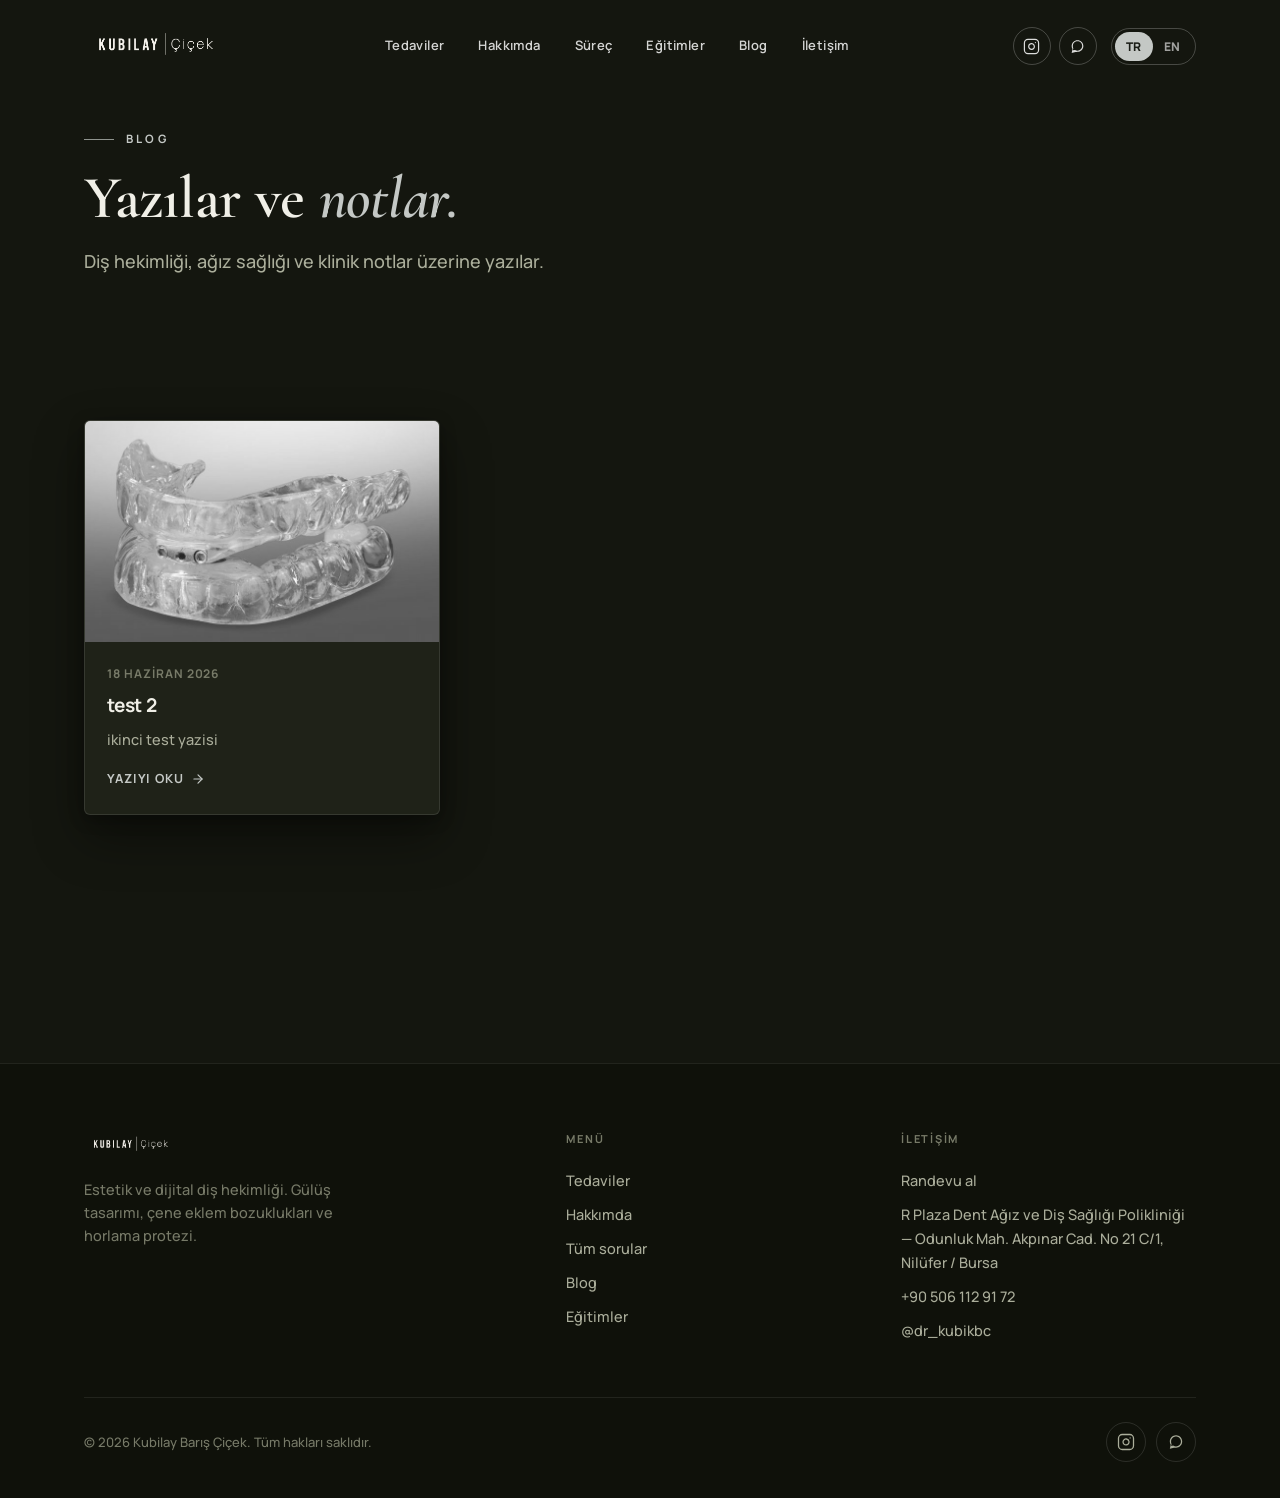
<file: blog.html>
<!DOCTYPE html>
<html lang="tr">
<head>
<meta charset="UTF-8" />
<meta name="viewport" content="width=device-width, initial-scale=1.0" />
<title>Blog — Kubilay Barış Çiçek</title>
<meta name="description" content="Kubilay Barış Çiçek — diş hekimliği, ağız sağlığı ve klinik notlar üzerine yazılar." />
<link rel="stylesheet" href="styles.css?v=4" />
<style>
/* ---- blog-specific ---- */
.blog-head { padding-top: 120px; }
.blog-head .wrap { padding-bottom: 8px; }
.blog-head .kicker { margin-bottom: 18px; }
.blog-head h1 { font-size: clamp(34px, 5vw, 60px); }
.blog-head p { color: var(--fg-2); font-size: 18px; margin-top: 18px; max-width: 52ch; line-height: 1.6; }
.blog-toolbar { display: flex; align-items: center; justify-content: space-between; gap: 16px; margin-top: 34px; flex-wrap: wrap; }
.blog-toolbar .left { display: flex; align-items: center; gap: 14px; flex-wrap: wrap; }
.admin-toggle { background: none; border: 1px solid var(--line); color: var(--fg-3); font-size: 12px; font-weight: 700; letter-spacing: .08em; text-transform: uppercase; padding: 9px 16px; border-radius: var(--radius-pill); transition: all .2s var(--ease); }
.admin-toggle:hover { color: var(--fg-1); border-color: var(--accent); }
body.admin .admin-toggle { background: var(--accent); color: var(--on-accent); border-color: var(--accent); }
.btn-new { display: none; }
body.admin .btn-new { display: inline-flex; }

.blog-grid { display: grid; grid-template-columns: repeat(3, 1fr); gap: 22px; margin-top: 8px; padding-bottom: clamp(60px,10vw,120px); }
@media (max-width: 900px) { .blog-grid { grid-template-columns: repeat(2,1fr); } }
@media (max-width: 600px) { .blog-grid { grid-template-columns: 1fr; } }

.bpost { display: flex; flex-direction: column; background: var(--surface); border: 1px solid var(--border-soft); border-radius: var(--radius); overflow: hidden; box-shadow: var(--shadow); cursor: pointer; transition: transform .22s var(--ease), border-color .22s var(--ease); }
.bpost:hover { transform: translateY(-5px); border-color: var(--line); }
.bpost-media { aspect-ratio: 16/10; background: var(--surface-2); position: relative; overflow: hidden; }
.bpost-media img { width: 100%; height: 100%; object-fit: cover; filter: grayscale(1); transition: filter .5s var(--ease), transform 1.2s var(--ease); }
.bpost:hover .bpost-media img { filter: none; transform: scale(1.04); }
.bpost-media.noimg { display: grid; place-items: center; }
.bpost-media.noimg::after { content: ""; width: 40px; height: 40px; border-radius: 50%; border: 1px solid var(--line); background: radial-gradient(circle at 50% 40%, var(--accent-soft), transparent 70%); }
.bpost-body { padding: 22px 22px 24px; display: flex; flex-direction: column; flex: 1; }
.bpost-date { font-size: 12px; letter-spacing: .08em; text-transform: uppercase; color: var(--fg-3); font-weight: 700; }
.bpost h3 { font-family: var(--body-font); font-weight: 700; font-size: 19px; letter-spacing: -.01em; line-height: 1.25; margin: 10px 0 0; color: var(--fg-1); }
.bpost p { color: var(--fg-2); font-size: 14.5px; line-height: 1.6; margin-top: 10px; flex: 1; }
.bpost-foot { display: flex; align-items: center; justify-content: space-between; margin-top: 18px; }
.bpost .read { display: inline-flex; align-items: center; gap: 7px; color: var(--accent); font-size: 12.5px; font-weight: 700; letter-spacing: .08em; text-transform: uppercase; }
.bpost .read svg { width: 14px; height: 14px; transition: transform .2s var(--ease); }
.bpost:hover .read svg { transform: translateX(4px); }
.bpost-actions { display: none; gap: 8px; }
body.admin .bpost-actions { display: flex; }
.bpost-actions button { background: var(--bg-2); border: 1px solid var(--line); color: var(--fg-2); font-size: 12px; font-weight: 700; padding: 7px 12px; border-radius: 8px; transition: all .2s var(--ease); }
.bpost-actions .edit:hover { color: var(--accent); border-color: var(--accent); }
.bpost-actions .del:hover { color: #e57373; border-color: #e57373; }

.empty { text-align: center; padding: 70px 20px; border: 1px dashed var(--line); border-radius: var(--radius); margin-bottom: 60px; }
.empty h3 { font-family: var(--head-font); font-weight: 600; font-size: 26px; color: var(--fg-1); }
.empty p { color: var(--fg-3); margin-top: 10px; }

/* overlays */
.overlay { position: fixed; inset: 0; z-index: 80; background: rgba(8,10,6,.72); backdrop-filter: blur(6px); display: none; align-items: flex-start; justify-content: center; padding: clamp(16px,4vw,56px); overflow-y: auto; }
.overlay.open { display: flex; }
.sheet { width: 100%; max-width: 720px; background: var(--surface); border: 1px solid var(--line); border-radius: var(--radius); box-shadow: var(--shadow); padding: clamp(24px,4vw,44px); margin: auto; }
.sheet-head { display: flex; align-items: center; justify-content: space-between; gap: 16px; margin-bottom: 22px; }
.sheet-head h2 { font-family: var(--head-font); font-weight: 600; font-size: 28px; }
.sheet-close { background: none; border: 1px solid var(--line); color: var(--fg-2); width: 40px; height: 40px; border-radius: 50%; display: grid; place-items: center; flex: none; transition: all .2s var(--ease); }
.sheet-close:hover { color: var(--fg-1); border-color: var(--accent); }
.sheet-close svg { width: 18px; height: 18px; }
.imgpick { display: flex; align-items: center; gap: 14px; }
.imgpick .preview { width: 84px; height: 64px; border-radius: 8px; background: var(--bg-2); border: 1px solid var(--line); object-fit: cover; display: none; }
.imgpick .preview.show { display: block; }
.imgpick label.filebtn { display: inline-flex; align-items: center; gap: 8px; background: var(--bg-2); border: 1px solid var(--line); color: var(--fg-1); font-size: 13px; font-weight: 700; padding: 11px 16px; border-radius: var(--radius-pill); cursor: pointer; transition: all .2s var(--ease); }
.imgpick label.filebtn:hover { border-color: var(--accent); color: var(--accent); }
.imgpick input[type=file] { display: none; }
.imgpick .clearimg { background: none; border: none; color: var(--fg-3); font-size: 13px; text-decoration: underline; cursor: pointer; display: none; }
.imgpick .clearimg.show { display: inline; }
.sheet-actions { display: flex; gap: 12px; margin-top: 8px; }
.sheet-actions .btn { flex: none; }

/* reader */
.reader-sheet { max-width: 760px; }
.reader-cover { border-radius: var(--radius); overflow: hidden; aspect-ratio: 16/9; margin-bottom: 28px; border: 1px solid var(--line); }
.reader-cover img { width: 100%; height: 100%; object-fit: cover; }
.reader-date { font-size: 12.5px; letter-spacing: .1em; text-transform: uppercase; color: var(--accent); font-weight: 700; }
.reader-sheet h1 { font-family: var(--head-font); font-weight: 600; font-size: clamp(28px,4vw,44px); line-height: 1.1; margin: 14px 0 26px; }
.reader-body p { color: var(--fg-1); font-size: 17px; line-height: 1.75; margin-bottom: 18px; }
.reader-back { margin-top: 30px; }
/* reader photo gallery */
.reader-gallery { margin-top: 30px; display: grid; grid-template-columns: repeat(2, 1fr); gap: 12px; }
.reader-gallery .rg-item { border-radius: var(--radius); overflow: hidden; aspect-ratio: 4/3; background: var(--surface-2); border: 1px solid var(--line); }
.reader-gallery .rg-item img { width: 100%; height: 100%; object-fit: cover; transition: transform 1s var(--ease); }
.reader-gallery .rg-item:hover img { transform: scale(1.04); }
@media (max-width: 540px) { .reader-gallery { grid-template-columns: 1fr; } }
</style>
</head>
<body id="top">

<!-- ============ NAV ============ -->
<header class="nav">
  <div class="wrap nav-inner">
    <a class="nav-logo" href="index.html#top" aria-label="Kubilay Çiçek"><img src="assets/logo-white.png" alt="Kubilay Çiçek" /></a>
    <nav class="nav-links">
      <a href="index.html#tedaviler" data-i18n="nav.treatments">Tedaviler</a>
      <a href="index.html#hakkimda" data-i18n="nav.about">Hakkımda</a>
      <a href="index.html#surec" data-i18n="nav.journey">Süreç</a>
      <a href="index.html#egitimler" data-i18n="nav.courses">Eğitimler</a>
      <a href="blog.html" class="active" data-i18n="nav.blog">Blog</a>
      <a href="index.html#iletisim" data-i18n="nav.contact">İletişim</a>
    </nav>
    <div class="nav-right">
      <div class="nav-social">
        <a data-ig href="#" target="_blank" rel="noopener" aria-label="Instagram"><svg viewBox="0 0 24 24" fill="none" stroke="currentColor" stroke-width="1.7" stroke-linecap="round" stroke-linejoin="round"><rect width="20" height="20" x="2" y="2" rx="5" ry="5"/><path d="M16 11.37A4 4 0 1 1 12.63 8 4 4 0 0 1 16 11.37z"/><line x1="17.5" x2="17.51" y1="6.5" y2="6.5"/></svg></a>
        <a data-wa="appointment" target="_blank" rel="noopener" aria-label="WhatsApp"><svg class="wa-ic" viewBox="0 0 32 32" fill="currentColor"><path d="M16.04 4C9.96 4 5 8.93 5 15c0 2.13.62 4.11 1.69 5.79L5 28l7.4-1.65A11.1 11.1 0 0 0 16.04 26C22.12 26 27 21.07 27 15S22.12 4 16.04 4zm0 19.8c-1.6 0-3.16-.43-4.52-1.25l-.32-.19-3.9.87.83-3.8-.21-.33A8.74 8.74 0 0 1 7.3 15c0-4.83 3.92-8.76 8.74-8.76 4.82 0 8.74 3.93 8.74 8.76 0 4.83-3.92 8.8-8.74 8.8z"/></svg></a>
      </div>
      <div class="lang" role="group" aria-label="Language">
        <button data-lang="tr" class="active">TR</button>
        <button data-lang="en">EN</button>
      </div>
      <button id="menu-toggle" class="nav-toggle" aria-label="Menu"><svg viewBox="0 0 24 24" width="26" height="26" fill="none" stroke="currentColor" stroke-width="1.8" stroke-linecap="round"><path d="M3 6h18M3 12h18M3 18h18"/></svg></button>
    </div>
  </div>
  <div id="mobile-menu" class="mobile-menu" hidden>
    <a href="index.html#tedaviler" data-i18n="nav.treatments">Tedaviler</a>
    <a href="index.html#hakkimda" data-i18n="nav.about">Hakkımda</a>
    <a href="index.html#surec" data-i18n="nav.journey">Süreç</a>
    <a href="index.html#egitimler" data-i18n="nav.courses">Eğitimler</a>
    <a href="blog.html" data-i18n="nav.blog">Blog</a>
    <a href="index.html#iletisim" data-i18n="nav.contact">İletişim</a>
  </div>
</header>

<!-- ============ BLOG HEAD ============ -->
<section class="section blog-head">
  <div class="wrap">
    <div class="kicker line" data-i18n="blog.eyebrow">Blog</div>
    <h1 class="serif" data-i18n-html="blog.title">Yazılar ve <em>notlar.</em></h1>
    <p data-i18n="blog.sub">Diş hekimliği, ağız sağlığı ve klinik notlar üzerine yazılar.</p>
  </div>
</section>

<!-- ============ POSTS ============ -->
<section class="section" style="padding-top:0;">
  <div class="wrap">
    <div class="blog-grid" id="posts"></div>
    <div class="empty" id="empty" hidden>
      <h3 data-i18n="blog.empty">Henüz yazı eklenmedi.</h3>
      <p data-i18n="blog.empty.sub">İlk yazınızı eklemek için "Yeni Yazı" düğmesini kullanın.</p>
    </div>
  </div>
</section>

<!-- ============ FOOTER ============ -->
<footer class="footer">
  <div class="wrap">
    <div class="footer-top">
      <div class="footer-brand">
        <img src="assets/logo-white.png" alt="Kubilay Çiçek" />
        <p data-i18n="footer.tagline">Estetik ve dijital diş hekimliği. Gülüş tasarımı, çene eklem bozuklukları ve horlama protezi.</p>
      </div>
      <div class="footer-col">
        <h5 data-i18n="footer.menu">Menü</h5>
        <a href="index.html#tedaviler" data-i18n="nav.treatments">Tedaviler</a>
        <a href="index.html#hakkimda" data-i18n="nav.about">Hakkımda</a>
        <a href="sss.html" data-i18n="faq.all">Tüm sorular</a>
        <a href="blog.html" data-i18n="nav.blog">Blog</a>
        <a href="index.html#egitimler" data-i18n="nav.courses">Eğitimler</a>
      </div>
      <div class="footer-col">
        <h5 data-i18n="footer.contact">İletişim</h5>
        <a data-wa="appointment" target="_blank" rel="noopener" data-i18n="footer.book">Randevu al</a>
        <a href="index.html#iletisim" data-bind="address">Bursa</a>
        <a data-tel href="tel:" data-bind="phone">+90 506 112 91 72</a>
        <a data-ig href="#" target="_blank" rel="noopener">@dr_kubikbc</a>
      </div>
    </div>
    <div class="footer-bottom">
      <p>© 2026 Kubilay Barış Çiçek. <span data-i18n="footer.rights">Tüm hakları saklıdır.</span></p>
      <div class="footer-social">
        <a data-ig href="#" target="_blank" rel="noopener" aria-label="Instagram"><svg viewBox="0 0 24 24" fill="none" stroke="currentColor" stroke-width="1.7" stroke-linecap="round" stroke-linejoin="round"><rect width="20" height="20" x="2" y="2" rx="5" ry="5"/><path d="M16 11.37A4 4 0 1 1 12.63 8 4 4 0 0 1 16 11.37z"/><line x1="17.5" x2="17.51" y1="6.5" y2="6.5"/></svg></a>
        <a data-wa="appointment" target="_blank" rel="noopener" aria-label="WhatsApp"><svg class="wa-ic" viewBox="0 0 32 32" fill="currentColor"><path d="M16.04 4C9.96 4 5 8.93 5 15c0 2.13.62 4.11 1.69 5.79L5 28l7.4-1.65A11.1 11.1 0 0 0 16.04 26C22.12 26 27 21.07 27 15S22.12 4 16.04 4zm0 19.8c-1.6 0-3.16-.43-4.52-1.25l-.32-.19-3.9.87.83-3.8-.21-.33A8.74 8.74 0 0 1 7.3 15c0-4.83 3.92-8.76 8.74-8.76 4.82 0 8.74 3.93 8.74 8.76 0 4.83-3.92 8.8-8.74 8.8z"/></svg></a>
      </div>
    </div>
  </div>
</footer>

<!-- ============ READER OVERLAY ============ -->
<div class="overlay" id="reader">
  <div class="sheet reader-sheet">
    <div class="sheet-head" style="margin-bottom:18px;">
      <span></span>
      <button class="sheet-close" data-close="reader" aria-label="Kapat"><svg viewBox="0 0 24 24" fill="none" stroke="currentColor" stroke-width="1.8" stroke-linecap="round"><path d="M18 6 6 18M6 6l12 12"/></svg></button>
    </div>
    <div id="reader-body"></div>
    <button class="btn btn-outline reader-back" data-close="reader"><span data-i18n="blog.back">Yazılara dön</span></button>
  </div>
</div>

<script src="i18n.js?v=4"></script>
<script src="blog.js?v=4"></script>
</body>
</html>
</file>
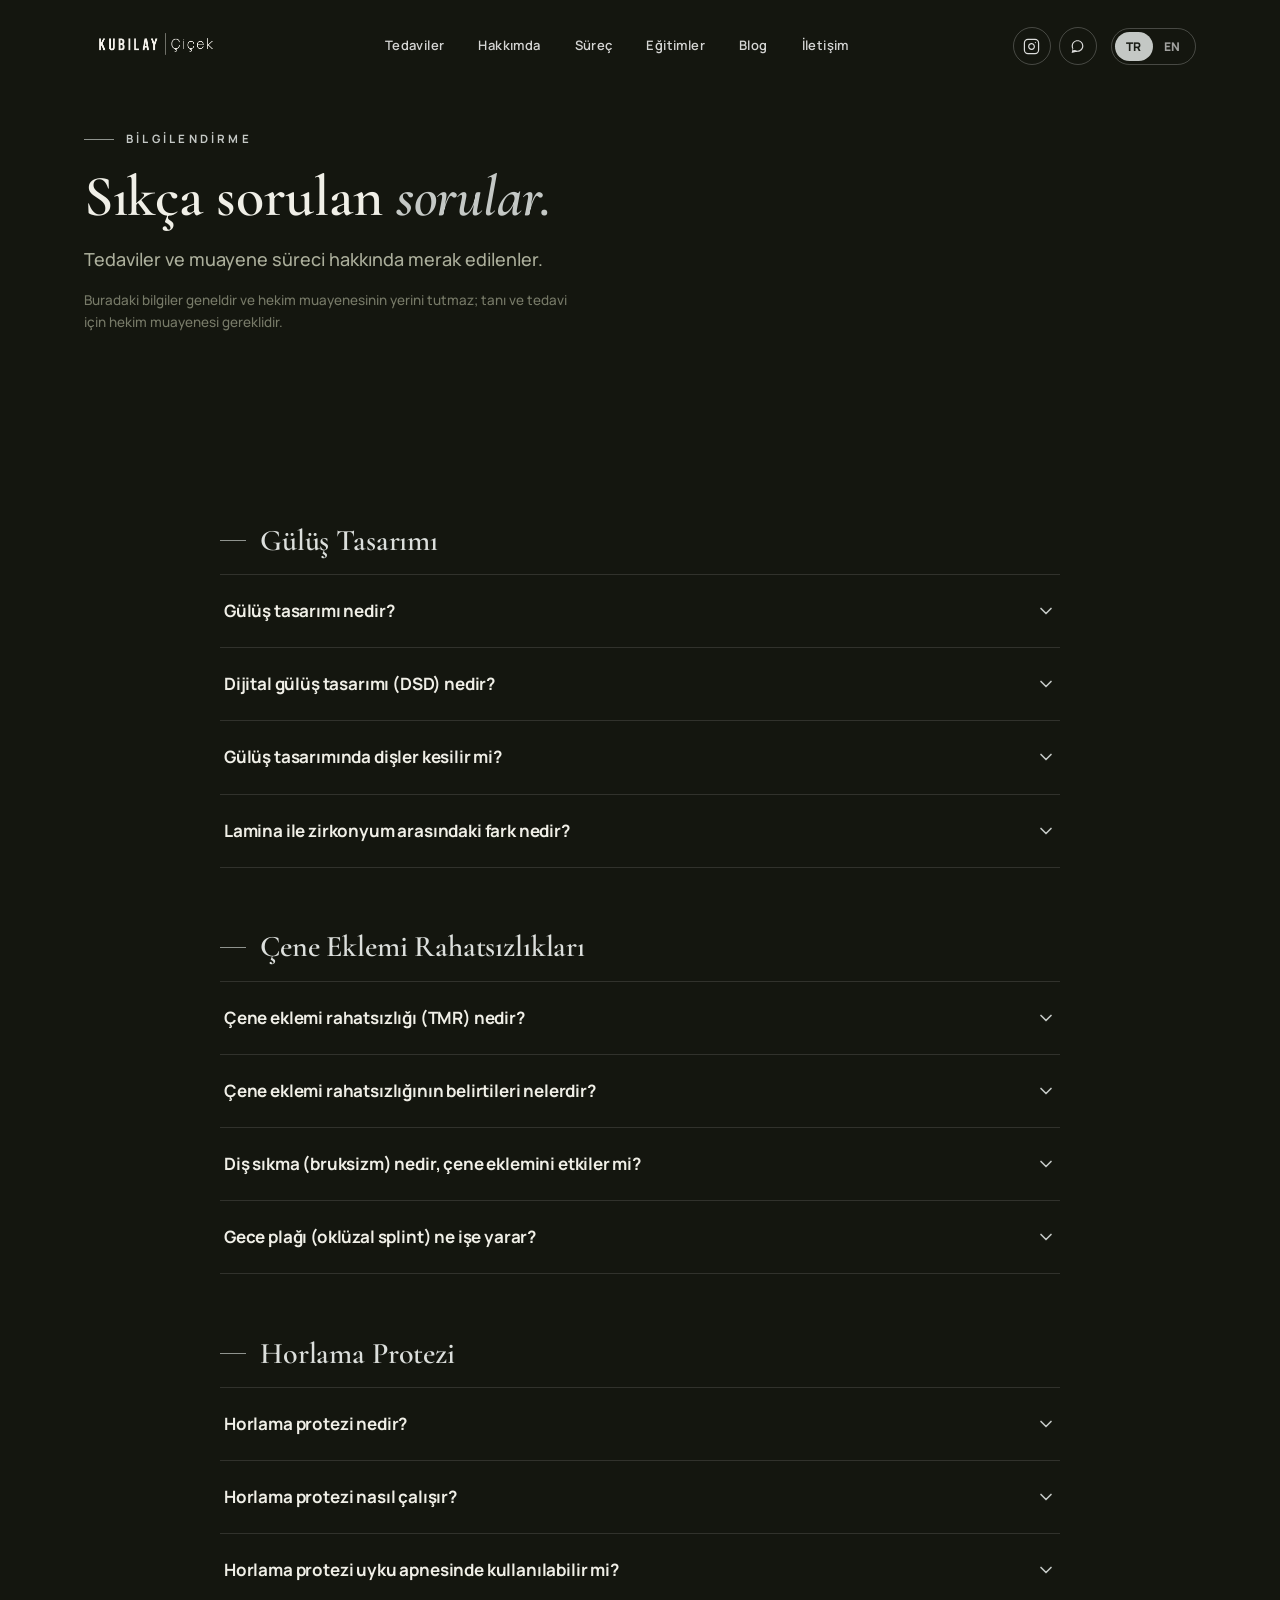
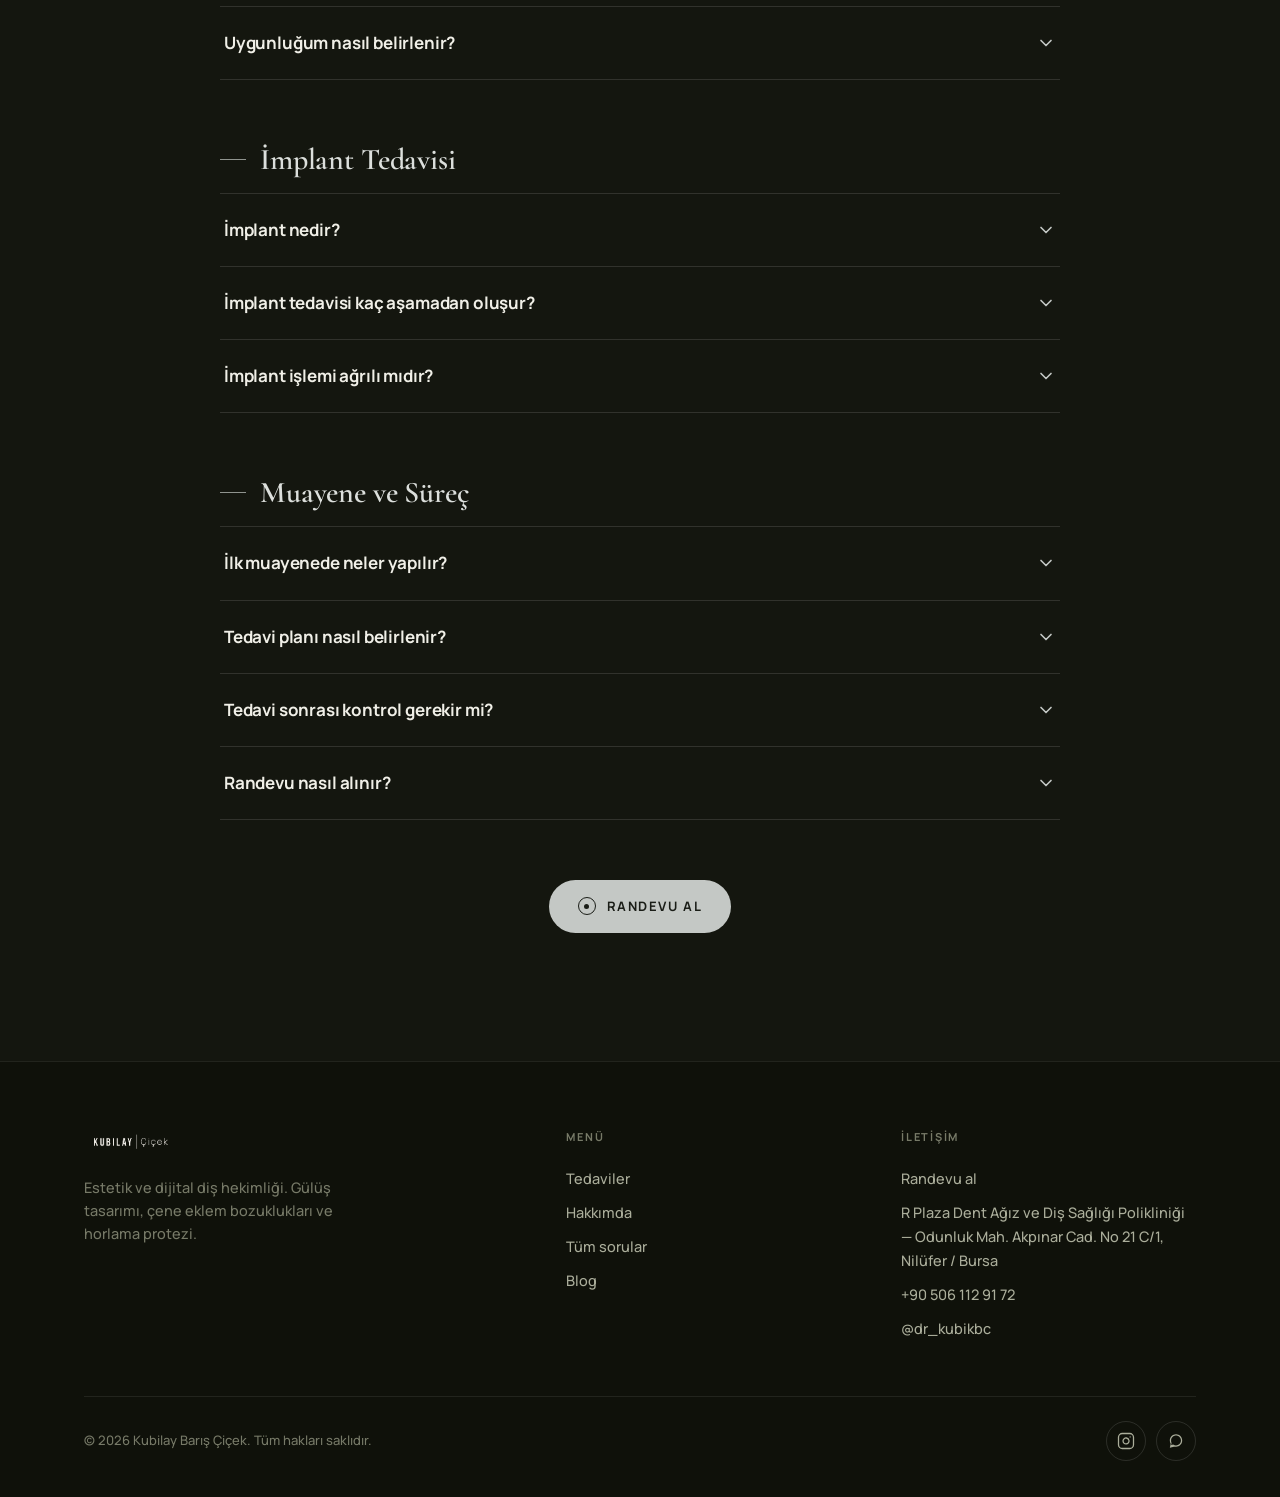
<file: sss.html>
<!DOCTYPE html>
<html lang="tr">
<head>
<meta charset="UTF-8" />
<meta name="viewport" content="width=device-width, initial-scale=1.0" />
<title>Sıkça Sorulan Sorular — Kubilay Barış Çiçek</title>
<meta name="description" content="Gülüş tasarımı, çene eklemi rahatsızlıkları, horlama protezi ve implant tedavisi hakkında sıkça sorulan sorular. Kubilay Barış Çiçek — Bursa." />
<meta name="theme-color" content="#14160F" />
<link rel="icon" type="image/png" sizes="32x32" href="assets/favicon-32.png" />
<link rel="apple-touch-icon" href="assets/favicon-180.png" />
<link rel="canonical" href="https://kubilaybariscicek.com/sss.html" />
<meta property="og:type" content="website" />
<meta property="og:title" content="Sıkça Sorulan Sorular — Kubilay Barış Çiçek" />
<meta property="og:description" content="Gülüş tasarımı, çene eklemi, horlama protezi ve implant hakkında sıkça sorulan sorular." />
<meta property="og:image" content="assets/og-image.jpg" />
<meta property="og:url" content="https://kubilaybariscicek.com/sss.html" />
<meta property="og:locale" content="tr_TR" />
<link rel="stylesheet" href="styles.css?v=4" />
<style>
.sss-head { padding-top: 120px; }
.sss-head .kicker { margin-bottom: 18px; }
.sss-head h1 { font-size: clamp(34px, 5vw, 58px); }
.sss-head p { color: var(--fg-2); font-size: 18px; margin-top: 18px; max-width: 56ch; line-height: 1.6; }
.sss-head .sss-note { font-size: 13.5px; color: var(--fg-3); margin-top: 16px; max-width: 62ch; line-height: 1.6; }
.sss-group { max-width: 840px; margin: clamp(40px, 6vw, 60px) auto 0; }
.sss-group-title { font-size: clamp(22px, 3vw, 30px); color: var(--accent-2); display: inline-flex; align-items: center; gap: 14px; }
.sss-group-title::before { content: ""; width: 26px; height: 1px; background: var(--accent); opacity: .7; }
.sss-group .faq-list { max-width: 100%; margin: 18px 0 0; }
</style>

<!-- FAQ structured data (matches the visible questions) -->
<script type="application/ld+json">
{
  "@context": "https://schema.org",
  "@type": "FAQPage",
  "mainEntity": [
    { "@type": "Question", "name": "Gülüş tasarımı nedir?", "acceptedAnswer": { "@type": "Answer", "text": "Dişlerin biçim, renk ve diziliminin; yüz hatları ve kişinin beklentileri göz önünde bulundurularak planlanmasıdır. Amaç, doğal ve dengeli bir görünüm elde etmektir." } },
    { "@type": "Question", "name": "Dijital gülüş tasarımı (DSD) nedir?", "acceptedAnswer": { "@type": "Answer", "text": "Fotoğraf, video ve dijital tarama kullanılarak yeni gülüşün uygulama öncesinde bilgisayar ortamında planlanmasıdır. Böylece olası sonuç önceden değerlendirilebilir." } },
    { "@type": "Question", "name": "Gülüş tasarımında dişler kesilir mi?", "acceptedAnswer": { "@type": "Answer", "text": "Uygulanan yönteme göre değişir. Bazı durumlarda minimum düzeyde diş yüzeyi hazırlığı gerekebilir; uygun vakalarda kesim yapılmadan çözümler de değerlendirilebilir. Karar muayene sonrası verilir." } },
    { "@type": "Question", "name": "Lamina ile zirkonyum arasındaki fark nedir?", "acceptedAnswer": { "@type": "Answer", "text": "Lamina, dişin ön yüzeyine uygulanan ince porselen kaplamalardır; zirkonyum ise dişi çevreleyen daha kapsamlı bir kaplamadır. Hangisinin uygun olduğu dişin durumuna göre belirlenir." } },
    { "@type": "Question", "name": "Çene eklemi rahatsızlığı (TMR) nedir?", "acceptedAnswer": { "@type": "Answer", "text": "Çene ekleminin ve çevresindeki kasların işleyişiyle ilgili sorunları kapsayan bir durumdur. Çiğneme, konuşma ve çeneyi hareket ettirme sırasında belirti verebilir." } },
    { "@type": "Question", "name": "Çene eklemi rahatsızlığının belirtileri nelerdir?", "acceptedAnswer": { "@type": "Answer", "text": "Çene ekleminde ağrı, açıp kapama sırasında ses, kilitlenme, diş sıkma veya gıcırdatma ve baş-boyun bölgesinde gerginlik görülebilir. Kesin değerlendirme hekim muayenesi ile yapılır." } },
    { "@type": "Question", "name": "Diş sıkma (bruksizm) nedir, çene eklemini etkiler mi?", "acceptedAnswer": { "@type": "Answer", "text": "Bruksizm, çoğunlukla uykuda görülen istemsiz diş sıkma ve gıcırdatmadır. Zamanla diş aşınmasına, çene ağrısına ve çene eklemi sorunlarına katkıda bulunabilir." } },
    { "@type": "Question", "name": "Gece plağı (oklüzal splint) ne işe yarar?", "acceptedAnswer": { "@type": "Answer", "text": "Diş sıkma ve gıcırdatmanın dişler ile çene eklemi üzerindeki etkisini azaltmaya yardımcı, kişiye özel hazırlanan bir aparattır. Kullanımı muayene sonrası önerilir." } },
    { "@type": "Question", "name": "Horlama protezi nedir?", "acceptedAnswer": { "@type": "Answer", "text": "Uyku sırasında ağız içine takılan, alt çeneyi hafifçe önde konumlandırarak hava yolunu açık tutmaya yardımcı olan apareylerdir." } },
    { "@type": "Question", "name": "Horlama protezi nasıl çalışır?", "acceptedAnswer": { "@type": "Answer", "text": "Alt çeneyi ve dil kökünü hafifçe öne alarak üst solunum yolundaki daralmayı azaltmayı hedefler. Bu sayede horlama şiddeti azalabilir." } },
    { "@type": "Question", "name": "Horlama protezi uyku apnesinde kullanılabilir mi?", "acceptedAnswer": { "@type": "Answer", "text": "Basit horlama ve uygun görülen hafif-orta uyku apnesi durumlarında kullanılabilir. Karar, hekim değerlendirmesi ve gerektiğinde uyku testi ile verilir." } },
    { "@type": "Question", "name": "Horlama protezi için uygunluk nasıl belirlenir?", "acceptedAnswer": { "@type": "Answer", "text": "Ağız ve diş muayenesi, gerektiğinde uyku testi ve ilgili hekimlerle iş birliği ile değerlendirilir. Her hastaya uygun olmayabilir." } },
    { "@type": "Question", "name": "İmplant nedir?", "acceptedAnswer": { "@type": "Answer", "text": "Eksik dişlerin yerine çene kemiğine yerleştirilen ve üzerine protez uygulanan titanyum esaslı yapay diş köküdür." } },
    { "@type": "Question", "name": "İmplant tedavisi kaç aşamadan oluşur?", "acceptedAnswer": { "@type": "Answer", "text": "Genellikle muayene ve planlama, implantın yerleştirilmesi, iyileşme süreci ve ardından üst protezin yapılması aşamalarını içerir. Süre kişiye göre değişir." } },
    { "@type": "Question", "name": "İmplant işlemi ağrılı mıdır?", "acceptedAnswer": { "@type": "Answer", "text": "İşlem lokal anestezi altında yapılır; sırasında genellikle ağrı hissedilmez. Sonrasında oluşabilecek hafif rahatsızlık çoğunlukla kısa sürelidir." } },
    { "@type": "Question", "name": "İlk muayenede neler yapılır?", "acceptedAnswer": { "@type": "Answer", "text": "Şikâyetlerin dinlenmesi, ağız içi inceleme ve gerektiğinde görüntüleme ile mevcut durum değerlendirilir; uygun seçenekler hakkında bilgi verilir." } },
    { "@type": "Question", "name": "Tedavi planı nasıl belirlenir?", "acceptedAnswer": { "@type": "Answer", "text": "Muayene ve gerekli görüntülemelerin ardından; ihtiyaç, beklenti ve ağız sağlığı birlikte değerlendirilerek kişiye özel bir plan oluşturulur." } },
    { "@type": "Question", "name": "Tedavi sonrası kontrol gerekir mi?", "acceptedAnswer": { "@type": "Answer", "text": "Evet. Sonucun korunması ve olası sorunların erken fark edilmesi için planlı kontroller ve düzenli ağız bakımı önemlidir." } },
    { "@type": "Question", "name": "Randevu nasıl alınır?", "acceptedAnswer": { "@type": "Answer", "text": "İletişim bölümündeki WhatsApp veya telefon üzerinden randevu oluşturabilirsiniz." } }
  ]
}
</script>
</head>
<body id="top">

<!-- ============ NAV ============ -->
<header class="nav">
  <div class="wrap nav-inner">
    <a class="nav-logo" href="index.html#top" aria-label="Kubilay Çiçek"><img src="assets/logo-white.png" alt="Kubilay Çiçek" /></a>
    <nav class="nav-links">
      <a href="index.html#tedaviler" data-i18n="nav.treatments">Tedaviler</a>
      <a href="index.html#hakkimda" data-i18n="nav.about">Hakkımda</a>
      <a href="index.html#surec" data-i18n="nav.journey">Süreç</a>
      <a href="index.html#egitimler" data-i18n="nav.courses">Eğitimler</a>
      <a href="blog.html" data-i18n="nav.blog">Blog</a>
      <a href="index.html#iletisim" data-i18n="nav.contact">İletişim</a>
    </nav>
    <div class="nav-right">
      <div class="nav-social">
        <a data-ig href="#" target="_blank" rel="noopener" aria-label="Instagram"><svg viewBox="0 0 24 24" fill="none" stroke="currentColor" stroke-width="1.7" stroke-linecap="round" stroke-linejoin="round"><rect width="20" height="20" x="2" y="2" rx="5" ry="5"/><path d="M16 11.37A4 4 0 1 1 12.63 8 4 4 0 0 1 16 11.37z"/><line x1="17.5" x2="17.51" y1="6.5" y2="6.5"/></svg></a>
        <a data-wa="appointment" target="_blank" rel="noopener" aria-label="WhatsApp"><svg class="wa-ic" viewBox="0 0 32 32" fill="currentColor"><path d="M16.04 4C9.96 4 5 8.93 5 15c0 2.13.62 4.11 1.69 5.79L5 28l7.4-1.65A11.1 11.1 0 0 0 16.04 26C22.12 26 27 21.07 27 15S22.12 4 16.04 4zm0 19.8c-1.6 0-3.16-.43-4.52-1.25l-.32-.19-3.9.87.83-3.8-.21-.33A8.74 8.74 0 0 1 7.3 15c0-4.83 3.92-8.76 8.74-8.76 4.82 0 8.74 3.93 8.74 8.76 0 4.83-3.92 8.8-8.74 8.8z"/></svg></a>
      </div>
      <div class="lang" role="group" aria-label="Language">
        <button data-lang="tr" class="active">TR</button>
        <button data-lang="en">EN</button>
      </div>
      <button id="menu-toggle" class="nav-toggle" aria-label="Menu"><svg viewBox="0 0 24 24" width="26" height="26" fill="none" stroke="currentColor" stroke-width="1.8" stroke-linecap="round"><path d="M3 6h18M3 12h18M3 18h18"/></svg></button>
    </div>
  </div>
  <div id="mobile-menu" class="mobile-menu" hidden>
    <a href="index.html#tedaviler" data-i18n="nav.treatments">Tedaviler</a>
    <a href="index.html#hakkimda" data-i18n="nav.about">Hakkımda</a>
    <a href="index.html#surec" data-i18n="nav.journey">Süreç</a>
    <a href="index.html#egitimler" data-i18n="nav.courses">Eğitimler</a>
    <a href="blog.html" data-i18n="nav.blog">Blog</a>
    <a href="index.html#iletisim" data-i18n="nav.contact">İletişim</a>
  </div>
</header>

<!-- ============ HEAD ============ -->
<section class="section sss-head">
  <div class="wrap">
    <div class="kicker line" data-i18n="sss.eyebrow">Bilgilendirme</div>
    <h1 class="serif" data-i18n-html="sss.title">Sıkça sorulan <em>sorular.</em></h1>
    <p data-i18n="sss.sub">Tedaviler ve muayene süreci hakkında merak edilenler.</p>
    <p class="sss-note" data-i18n="sss.note">Buradaki bilgiler geneldir ve hekim muayenesinin yerini tutmaz; tanı ve tedavi için hekim muayenesi gereklidir.</p>
  </div>
</section>

<!-- ============ FAQ GROUPS ============ -->
<section class="section" style="padding-top:0;">
  <div class="wrap">

    <div class="sss-group">
      <h2 class="serif sss-group-title" data-i18n="f.g1">Gülüş Tasarımı</h2>
      <div class="faq-list">
        <details class="faq-item"><summary><span data-i18n="f.q1.q">Gülüş tasarımı nedir?</span><svg class="faq-chev" viewBox="0 0 24 24" fill="none" stroke="currentColor" stroke-width="2" stroke-linecap="round" stroke-linejoin="round"><path d="m6 9 6 6 6-6"/></svg></summary><div class="faq-a"><p data-i18n="f.q1.a">Dişlerin biçim, renk ve diziliminin; yüz hatları ve kişinin beklentileri göz önünde bulundurularak planlanmasıdır. Amaç, doğal ve dengeli bir görünüm elde etmektir.</p></div></details>
        <details class="faq-item"><summary><span data-i18n="f.q2.q">Dijital gülüş tasarımı (DSD) nedir?</span><svg class="faq-chev" viewBox="0 0 24 24" fill="none" stroke="currentColor" stroke-width="2" stroke-linecap="round" stroke-linejoin="round"><path d="m6 9 6 6 6-6"/></svg></summary><div class="faq-a"><p data-i18n="f.q2.a">Fotoğraf, video ve dijital tarama kullanılarak yeni gülüşün uygulama öncesinde bilgisayar ortamında planlanmasıdır. Böylece olası sonuç önceden değerlendirilebilir.</p></div></details>
        <details class="faq-item"><summary><span data-i18n="f.q3.q">Gülüş tasarımında dişler kesilir mi?</span><svg class="faq-chev" viewBox="0 0 24 24" fill="none" stroke="currentColor" stroke-width="2" stroke-linecap="round" stroke-linejoin="round"><path d="m6 9 6 6 6-6"/></svg></summary><div class="faq-a"><p data-i18n="f.q3.a">Uygulanan yönteme göre değişir. Bazı durumlarda minimum düzeyde diş yüzeyi hazırlığı gerekebilir; uygun vakalarda kesim yapılmadan çözümler de değerlendirilebilir. Karar muayene sonrası verilir.</p></div></details>
        <details class="faq-item"><summary><span data-i18n="f.q4.q">Lamina ile zirkonyum arasındaki fark nedir?</span><svg class="faq-chev" viewBox="0 0 24 24" fill="none" stroke="currentColor" stroke-width="2" stroke-linecap="round" stroke-linejoin="round"><path d="m6 9 6 6 6-6"/></svg></summary><div class="faq-a"><p data-i18n="f.q4.a">Lamina, dişin ön yüzeyine uygulanan ince porselen kaplamalardır; zirkonyum ise dişi çevreleyen daha kapsamlı bir kaplamadır. Hangisinin uygun olduğu dişin durumuna göre belirlenir.</p></div></details>
      </div>
    </div>

    <div class="sss-group">
      <h2 class="serif sss-group-title" data-i18n="f.g2">Çene Eklemi Rahatsızlıkları</h2>
      <div class="faq-list">
        <details class="faq-item"><summary><span data-i18n="f.q5.q">Çene eklemi rahatsızlığı (TMR) nedir?</span><svg class="faq-chev" viewBox="0 0 24 24" fill="none" stroke="currentColor" stroke-width="2" stroke-linecap="round" stroke-linejoin="round"><path d="m6 9 6 6 6-6"/></svg></summary><div class="faq-a"><p data-i18n="f.q5.a">Çene ekleminin ve çevresindeki kasların işleyişiyle ilgili sorunları kapsayan bir durumdur. Çiğneme, konuşma ve çeneyi hareket ettirme sırasında belirti verebilir.</p></div></details>
        <details class="faq-item"><summary><span data-i18n="f.q6.q">Çene eklemi rahatsızlığının belirtileri nelerdir?</span><svg class="faq-chev" viewBox="0 0 24 24" fill="none" stroke="currentColor" stroke-width="2" stroke-linecap="round" stroke-linejoin="round"><path d="m6 9 6 6 6-6"/></svg></summary><div class="faq-a"><p data-i18n="f.q6.a">Çene ekleminde ağrı, açıp kapama sırasında ses, kilitlenme, diş sıkma veya gıcırdatma ve baş-boyun bölgesinde gerginlik görülebilir. Kesin değerlendirme hekim muayenesi ile yapılır.</p></div></details>
        <details class="faq-item"><summary><span data-i18n="f.q7.q">Diş sıkma (bruksizm) nedir, çene eklemini etkiler mi?</span><svg class="faq-chev" viewBox="0 0 24 24" fill="none" stroke="currentColor" stroke-width="2" stroke-linecap="round" stroke-linejoin="round"><path d="m6 9 6 6 6-6"/></svg></summary><div class="faq-a"><p data-i18n="f.q7.a">Bruksizm, çoğunlukla uykuda görülen istemsiz diş sıkma ve gıcırdatmadır. Zamanla diş aşınmasına, çene ağrısına ve çene eklemi sorunlarına katkıda bulunabilir.</p></div></details>
        <details class="faq-item"><summary><span data-i18n="f.q8.q">Gece plağı (oklüzal splint) ne işe yarar?</span><svg class="faq-chev" viewBox="0 0 24 24" fill="none" stroke="currentColor" stroke-width="2" stroke-linecap="round" stroke-linejoin="round"><path d="m6 9 6 6 6-6"/></svg></summary><div class="faq-a"><p data-i18n="f.q8.a">Diş sıkma ve gıcırdatmanın dişler ile çene eklemi üzerindeki etkisini azaltmaya yardımcı, kişiye özel hazırlanan bir aparattır. Kullanımı muayene sonrası önerilir.</p></div></details>
      </div>
    </div>

    <div class="sss-group">
      <h2 class="serif sss-group-title" data-i18n="f.g3">Horlama Protezi</h2>
      <div class="faq-list">
        <details class="faq-item"><summary><span data-i18n="f.q9.q">Horlama protezi nedir?</span><svg class="faq-chev" viewBox="0 0 24 24" fill="none" stroke="currentColor" stroke-width="2" stroke-linecap="round" stroke-linejoin="round"><path d="m6 9 6 6 6-6"/></svg></summary><div class="faq-a"><p data-i18n="f.q9.a">Uyku sırasında ağız içine takılan, alt çeneyi hafifçe önde konumlandırarak hava yolunu açık tutmaya yardımcı olan apareylerdir.</p></div></details>
        <details class="faq-item"><summary><span data-i18n="f.q10.q">Horlama protezi nasıl çalışır?</span><svg class="faq-chev" viewBox="0 0 24 24" fill="none" stroke="currentColor" stroke-width="2" stroke-linecap="round" stroke-linejoin="round"><path d="m6 9 6 6 6-6"/></svg></summary><div class="faq-a"><p data-i18n="f.q10.a">Alt çeneyi ve dil kökünü hafifçe öne alarak üst solunum yolundaki daralmayı azaltmayı hedefler. Bu sayede horlama şiddeti azalabilir.</p></div></details>
        <details class="faq-item"><summary><span data-i18n="f.q11.q">Horlama protezi uyku apnesinde kullanılabilir mi?</span><svg class="faq-chev" viewBox="0 0 24 24" fill="none" stroke="currentColor" stroke-width="2" stroke-linecap="round" stroke-linejoin="round"><path d="m6 9 6 6 6-6"/></svg></summary><div class="faq-a"><p data-i18n="f.q11.a">Basit horlama ve uygun görülen hafif-orta uyku apnesi durumlarında kullanılabilir. Karar, hekim değerlendirmesi ve gerektiğinde uyku testi ile verilir.</p></div></details>
        <details class="faq-item"><summary><span data-i18n="f.q12.q">Horlama protezi için uygunluk nasıl belirlenir?</span><svg class="faq-chev" viewBox="0 0 24 24" fill="none" stroke="currentColor" stroke-width="2" stroke-linecap="round" stroke-linejoin="round"><path d="m6 9 6 6 6-6"/></svg></summary><div class="faq-a"><p data-i18n="f.q12.a">Ağız ve diş muayenesi, gerektiğinde uyku testi ve ilgili hekimlerle iş birliği ile değerlendirilir. Her hastaya uygun olmayabilir.</p></div></details>
      </div>
    </div>

    <div class="sss-group">
      <h2 class="serif sss-group-title" data-i18n="f.g4">İmplant Tedavisi</h2>
      <div class="faq-list">
        <details class="faq-item"><summary><span data-i18n="f.q13.q">İmplant nedir?</span><svg class="faq-chev" viewBox="0 0 24 24" fill="none" stroke="currentColor" stroke-width="2" stroke-linecap="round" stroke-linejoin="round"><path d="m6 9 6 6 6-6"/></svg></summary><div class="faq-a"><p data-i18n="f.q13.a">Eksik dişlerin yerine çene kemiğine yerleştirilen ve üzerine protez uygulanan titanyum esaslı yapay diş köküdür.</p></div></details>
        <details class="faq-item"><summary><span data-i18n="f.q14.q">İmplant tedavisi kaç aşamadan oluşur?</span><svg class="faq-chev" viewBox="0 0 24 24" fill="none" stroke="currentColor" stroke-width="2" stroke-linecap="round" stroke-linejoin="round"><path d="m6 9 6 6 6-6"/></svg></summary><div class="faq-a"><p data-i18n="f.q14.a">Genellikle muayene ve planlama, implantın yerleştirilmesi, iyileşme süreci ve ardından üst protezin yapılması aşamalarını içerir. Süre kişiye göre değişir.</p></div></details>
        <details class="faq-item"><summary><span data-i18n="f.q15.q">İmplant işlemi ağrılı mıdır?</span><svg class="faq-chev" viewBox="0 0 24 24" fill="none" stroke="currentColor" stroke-width="2" stroke-linecap="round" stroke-linejoin="round"><path d="m6 9 6 6 6-6"/></svg></summary><div class="faq-a"><p data-i18n="f.q15.a">İşlem lokal anestezi altında yapılır; sırasında genellikle ağrı hissedilmez. Sonrasında oluşabilecek hafif rahatsızlık çoğunlukla kısa sürelidir.</p></div></details>
      </div>
    </div>

    <div class="sss-group">
      <h2 class="serif sss-group-title" data-i18n="f.g5">Muayene ve Süreç</h2>
      <div class="faq-list">
        <details class="faq-item"><summary><span data-i18n="f.q17.q">İlk muayenede neler yapılır?</span><svg class="faq-chev" viewBox="0 0 24 24" fill="none" stroke="currentColor" stroke-width="2" stroke-linecap="round" stroke-linejoin="round"><path d="m6 9 6 6 6-6"/></svg></summary><div class="faq-a"><p data-i18n="f.q17.a">Şikâyetlerin dinlenmesi, ağız içi inceleme ve gerektiğinde görüntüleme ile mevcut durum değerlendirilir; uygun seçenekler hakkında bilgi verilir.</p></div></details>
        <details class="faq-item"><summary><span data-i18n="f.q18.q">Tedavi planı nasıl belirlenir?</span><svg class="faq-chev" viewBox="0 0 24 24" fill="none" stroke="currentColor" stroke-width="2" stroke-linecap="round" stroke-linejoin="round"><path d="m6 9 6 6 6-6"/></svg></summary><div class="faq-a"><p data-i18n="f.q18.a">Muayene ve gerekli görüntülemelerin ardından; ihtiyaç, beklenti ve ağız sağlığı birlikte değerlendirilerek kişiye özel bir plan oluşturulur.</p></div></details>
        <details class="faq-item"><summary><span data-i18n="f.q19.q">Tedavi sonrası kontrol gerekir mi?</span><svg class="faq-chev" viewBox="0 0 24 24" fill="none" stroke="currentColor" stroke-width="2" stroke-linecap="round" stroke-linejoin="round"><path d="m6 9 6 6 6-6"/></svg></summary><div class="faq-a"><p data-i18n="f.q19.a">Evet. Sonucun korunması ve olası sorunların erken fark edilmesi için planlı kontroller ve düzenli ağız bakımı önemlidir.</p></div></details>
        <details class="faq-item"><summary><span data-i18n="f.q20.q">Randevu nasıl alınır?</span><svg class="faq-chev" viewBox="0 0 24 24" fill="none" stroke="currentColor" stroke-width="2" stroke-linecap="round" stroke-linejoin="round"><path d="m6 9 6 6 6-6"/></svg></summary><div class="faq-a"><p data-i18n="f.q20.a">İletişim bölümündeki WhatsApp veya telefon üzerinden randevu oluşturabilirsiniz.</p></div></details>
      </div>
    </div>

    <div class="sss-group" style="text-align:center;">
      <a class="btn btn-primary" data-wa="appointment" target="_blank" rel="noopener"><span class="dot"></span><span data-i18n="cta.appointment">Randevu Al</span></a>
    </div>

  </div>
</section>

<!-- ============ FOOTER ============ -->
<footer class="footer">
  <div class="wrap">
    <div class="footer-top">
      <div class="footer-brand">
        <img src="assets/logo-white.png" alt="Kubilay Çiçek" />
        <p data-i18n="footer.tagline">Estetik ve dijital diş hekimliği. Gülüş tasarımı, çene eklem bozuklukları ve horlama protezi.</p>
      </div>
      <div class="footer-col">
        <h5 data-i18n="footer.menu">Menü</h5>
        <a href="index.html#tedaviler" data-i18n="nav.treatments">Tedaviler</a>
        <a href="index.html#hakkimda" data-i18n="nav.about">Hakkımda</a>
        <a href="sss.html" data-i18n="faq.all">Tüm sorular</a>
        <a href="blog.html" data-i18n="nav.blog">Blog</a>
      </div>
      <div class="footer-col">
        <h5 data-i18n="footer.contact">İletişim</h5>
        <a data-wa="appointment" target="_blank" rel="noopener" data-i18n="footer.book">Randevu al</a>
        <a href="index.html#iletisim" data-bind="address">Bursa</a>
        <a data-tel href="tel:" data-bind="phone">+90 506 112 91 72</a>
        <a data-ig href="#" target="_blank" rel="noopener">@dr_kubikbc</a>
      </div>
    </div>
    <div class="footer-bottom">
      <p>© 2026 Kubilay Barış Çiçek. <span data-i18n="footer.rights">Tüm hakları saklıdır.</span></p>
      <div class="footer-social">
        <a data-ig href="#" target="_blank" rel="noopener" aria-label="Instagram"><svg viewBox="0 0 24 24" fill="none" stroke="currentColor" stroke-width="1.7" stroke-linecap="round" stroke-linejoin="round"><rect width="20" height="20" x="2" y="2" rx="5" ry="5"/><path d="M16 11.37A4 4 0 1 1 12.63 8 4 4 0 0 1 16 11.37z"/><line x1="17.5" x2="17.51" y1="6.5" y2="6.5"/></svg></a>
        <a data-wa="appointment" target="_blank" rel="noopener" aria-label="WhatsApp"><svg class="wa-ic" viewBox="0 0 32 32" fill="currentColor"><path d="M16.04 4C9.96 4 5 8.93 5 15c0 2.13.62 4.11 1.69 5.79L5 28l7.4-1.65A11.1 11.1 0 0 0 16.04 26C22.12 26 27 21.07 27 15S22.12 4 16.04 4zm0 19.8c-1.6 0-3.16-.43-4.52-1.25l-.32-.19-3.9.87.83-3.8-.21-.33A8.74 8.74 0 0 1 7.3 15c0-4.83 3.92-8.76 8.74-8.76 4.82 0 8.74 3.93 8.74 8.76 0 4.83-3.92 8.8-8.74 8.8z"/></svg></a>
      </div>
    </div>
  </div>
</footer>

<script src="i18n.js?v=4"></script>
</body>
</html>
</file>
<file: styles.css>
/* ============================================================
   Dt. Kubilay Çiçek — Estetik Diş Hekimliği
   Editorial / clinical. Inspired by the Carrazone layout:
   full-bleed grayscale photography, serif headlines with
   italic green accents, cream + warm-black alternating bands,
   numbered patient journey, green pill buttons. Bilingual.
   ============================================================ */

@import url('https://fonts.googleapis.com/css2?family=Cormorant+Garamond:ital,wght@0,400;0,500;0,600;0,700;1,400;1,500;1,600&family=Manrope:wght@400;500;600;700;800&display=swap');

:root {
  --maxw: 1240px;
  --pad-x: clamp(20px, 5vw, 72px);
  --radius: 6px;
  --radius-pill: 999px;
  --ease: cubic-bezier(0.22, 0.72, 0.2, 1);
  --body-font: 'Manrope', system-ui, sans-serif;
  --head-font: 'Cormorant Garamond', Georgia, serif;

  /* warm-black (default / dark bands) */
  --bg: #14160F;
  --bg-2: #191C13;
  --surface: #1F2218;
  --surface-2: #262A1D;
  --border-soft: rgba(255,255,255,.10);
  --line: rgba(255,255,255,.12);
  --fg-1: #F0EFE7;
  --fg-2: #ABAE9B;
  --fg-3: #777A68;
  --accent: #C4C8C5;      /* light grey */
  --accent-2: #DCDFDC;    /* lighter hover */
  --accent-deep: #6E726F;
  --accent-soft: rgba(196,200,197,.15);
  --on-accent: #1A1D17;
  --shadow: 0 4px 16px rgba(0,0,0,.3), 0 22px 50px rgba(0,0,0,.4);
}

/* cream band */
.band--cream {
  --bg: #F4F1E8;
  --bg-2: #ECE7DA;
  --surface: #FFFFFF;
  --surface-2: #FBF9F2;
  --border-soft: rgba(20,22,15,.10);
  --line: rgba(20,22,15,.14);
  --fg-1: #1B1E14;
  --fg-2: #55584A;
  --fg-3: #868978;
  --accent: #7C817E;      /* mid grey reads on cream */
  --accent-2: #9AA09C;
  --accent-soft: rgba(124,129,126,.12);
  --on-accent: #FFFFFF;
  --shadow: 0 4px 16px rgba(20,22,15,.05), 0 16px 40px rgba(20,22,15,.07);
  background: var(--bg);
  color: var(--fg-1);
}

* { box-sizing: border-box; margin: 0; padding: 0; }
html { scroll-behavior: smooth; -webkit-text-size-adjust: 100%; }
@media (prefers-reduced-motion: reduce) { html { scroll-behavior: auto; } }

body {
  background: var(--bg);
  color: var(--fg-1);
  font-family: var(--body-font);
  font-size: 17px;
  line-height: 1.65;
  font-weight: 500;
  -webkit-font-smoothing: antialiased;
  text-rendering: optimizeLegibility;
  overflow-x: hidden;
}
img { display: block; max-width: 100%; }
a { color: inherit; text-decoration: none; }
button { font-family: inherit; cursor: pointer; }
::selection { background: var(--accent); color: var(--on-accent); }

/* serif display */
.serif { font-family: var(--head-font); font-weight: 600; line-height: 1.04; letter-spacing: -0.005em; }
.serif em { font-style: italic; color: var(--accent); font-weight: 600; }

.wrap { max-width: var(--maxw); margin: 0 auto; padding-inline: var(--pad-x); }
.section { padding-block: clamp(72px, 10vw, 130px); position: relative; }

/* kicker */
.kicker {
  display: inline-flex; align-items: center; gap: 12px;
  font-family: var(--body-font); font-size: 11.5px; font-weight: 700;
  letter-spacing: .28em; text-transform: uppercase; color: var(--accent);
}
.kicker.line::before { content: ""; width: 30px; height: 1px; background: currentColor; opacity: .7; }

/* buttons — green pill */
.btn {
  display: inline-flex; align-items: center; gap: 11px;
  font-weight: 700; font-size: 13px; letter-spacing: .12em; text-transform: uppercase;
  padding: 15px 28px; border-radius: var(--radius-pill);
  border: 1px solid transparent;
  transition: transform .14s var(--ease), background .22s var(--ease), border-color .22s var(--ease), color .22s var(--ease);
  white-space: nowrap;
}
.btn .dot { width: 18px; height: 18px; border-radius: 50%; border: 1.5px solid currentColor; display: grid; place-items: center; flex: none; }
.btn .dot::after { content: ""; width: 5px; height: 5px; border-radius: 50%; background: currentColor; }
.btn svg { width: 17px; height: 17px; }
.btn-primary { background: var(--accent); color: var(--on-accent); }
.btn-primary:hover { background: var(--accent-2); transform: translateY(-2px); }
.btn-primary:active { transform: translateY(0); }
.btn-outline { background: transparent; color: var(--fg-1); border-color: var(--line); }
.btn-outline:hover { border-color: var(--accent); color: var(--accent); }
.btn:focus-visible { outline: 2px solid var(--accent-2); outline-offset: 3px; }
.wa-ic { width: 17px; height: 17px; }

/* photo treatment — the core signature */
.ph { position: relative; overflow: hidden; background: var(--surface); }
.ph img { width: 100%; height: 100%; object-fit: cover; filter: grayscale(1) contrast(1.04) brightness(1.02); transition: filter .6s var(--ease), transform 1.2s var(--ease); }
.ph.tint::after {
  content: ""; position: absolute; inset: 0; pointer-events: none;
  background: linear-gradient(150deg, rgba(40,44,36,.46), rgba(20,22,15,.18) 60%, transparent);
  mix-blend-mode: multiply; opacity: .9; transition: opacity .5s var(--ease);
}
.ph.hoverable:hover img { filter: grayscale(0) contrast(1.02); transform: scale(1.03); }
.ph.hoverable:hover::after { opacity: 0; }

/* ============================================================ NAV */
.nav { position: absolute; top: 0; left: 0; right: 0; z-index: 50; }
.nav-inner { display: flex; align-items: center; justify-content: space-between; height: 92px; gap: 22px; }
.nav-logo img { height: 46px; width: auto; }
.nav-links { display: flex; align-items: center; gap: 34px; }
.nav-links a { font-size: 13px; font-weight: 600; letter-spacing: .03em; color: rgba(255,255,255,.82); position: relative; padding-block: 6px; transition: color .2s var(--ease); }
.nav-links a::after { content: ""; position: absolute; left: 0; bottom: 0; height: 1.5px; width: 0; background: var(--accent); transition: width .22s var(--ease); }
.nav-links a:hover { color: #fff; }
.nav-links a:hover::after { width: 100%; }
.nav-right { display: flex; align-items: center; gap: 14px; }
.nav-social { display: flex; gap: 8px; }
.nav-social a { width: 38px; height: 38px; border-radius: 50%; border: 1px solid rgba(255,255,255,.22); display: grid; place-items: center; color: rgba(255,255,255,.85); transition: all .2s var(--ease); }
.nav-social a:hover { border-color: var(--accent); color: var(--accent); background: rgba(255,255,255,.04); }
.nav-social svg { width: 17px; height: 17px; }

/* language toggle */
.lang { display: inline-flex; align-items: center; border: 1px solid rgba(255,255,255,.22); border-radius: var(--radius-pill); padding: 3px; }
.lang button { border: none; background: transparent; color: rgba(255,255,255,.6); font-size: 12px; font-weight: 800; letter-spacing: .05em; padding: 6px 11px; border-radius: var(--radius-pill); transition: all .2s var(--ease); }
.lang button.active { background: var(--accent); color: var(--on-accent); }
.lang button:not(.active):hover { color: #fff; }

.nav-toggle { display: none; background: none; border: none; color: #fff; padding: 4px; }
.mobile-menu { position: absolute; top: 92px; left: var(--pad-x); right: var(--pad-x); z-index: 49; background: var(--surface-2); border: 1px solid var(--line); border-radius: var(--radius); padding: 10px; box-shadow: var(--shadow); display: grid; gap: 2px; }
.mobile-menu a { padding: 13px 16px; border-radius: var(--radius); color: var(--fg-1); font-weight: 600; font-size: 16px; }
.mobile-menu a:hover { background: var(--accent-soft); color: var(--accent); }
@media (min-width: 1001px) { .mobile-menu { display: none !important; } }
@media (max-width: 1000px) {
  .nav-links { display: none; }
  .nav-social { display: none; }
  .nav-toggle { display: inline-flex; }
}

/* ============================================================ HERO (photo → black fade) */
.hero {
  position: relative; min-height: 100svh; overflow: hidden;
  background: var(--bg);
}
.hero-media { position: absolute; left: 0; top: 0; bottom: 0; width: 68%; z-index: 0; overflow: hidden; }
.hero-media img {
  width: 100%; height: 100%; object-fit: cover; object-position: 42% 32%;
  filter: grayscale(1) contrast(1.05) brightness(.95);
}
/* professional dissolve: photo melts into the solid black field on the right */
.hero-media::after {
  content: ""; position: absolute; inset: 0; pointer-events: none;
  background:
    linear-gradient(90deg,
      rgba(20,22,15,0) 0%,
      rgba(20,22,15,0) 48%,
      rgba(20,22,15,.42) 68%,
      rgba(20,22,15,.90) 84%,
      var(--bg) 97%),
    linear-gradient(180deg, rgba(8,10,6,.30) 0%, transparent 24%, transparent 72%, rgba(8,10,6,.40) 100%);
}
/* subtle green ambience over the black field */
.hero::before {
  content: ""; position: absolute; inset: 0; z-index: 1; pointer-events: none;
  background: radial-gradient(46% 56% at 84% 32%, rgba(220,223,220,.10), transparent 62%);
}
.hero-content {
  position: relative; z-index: 3; min-height: 100svh;
  display: flex; align-items: center; justify-content: flex-end;
  padding-top: 120px; padding-bottom: clamp(56px, 8vh, 96px);
}
.hero-copy { width: min(40%, 520px); text-align: right; margin-right: clamp(4px, 1.4vw, 26px); }
.hero-eyebrow { color: var(--accent-2); margin-bottom: 22px; }
.hero-eyebrow.kicker.line { flex-direction: row-reverse; justify-content: flex-end; }
.hero h1 { color: #fff; font-size: clamp(34px, 3.4vw, 56px); line-height: 1.07; margin-left: auto; }
.hero h1 em { font-style: italic; color: var(--accent-2); }
.hero-sub { margin-top: 22px; margin-left: auto; color: rgba(255,255,255,.78); font-size: clamp(15px, 1.4vw, 18px); max-width: 38ch; line-height: 1.62; }
.hero-cta { margin-top: 38px; display: flex; gap: 14px; flex-wrap: wrap; justify-content: flex-end; }
.hero-cta .btn-outline { color: #fff; border-color: rgba(255,255,255,.32); }
.hero-cta .btn-outline:hover { border-color: var(--accent-2); color: var(--accent-2); }
@media (max-width: 1000px) {
  .hero-media { width: 60%; }
  .hero-copy { width: min(48%, 440px); }
}
@media (max-width: 820px) {
  .hero { min-height: 0; }
  .hero-media { position: relative; width: 100%; height: 44svh; min-height: 300px; }
  .hero::before { display: none; }
  .hero-media::after {
    background: linear-gradient(180deg, rgba(8,10,6,.32) 0%, transparent 30%, transparent 58%, rgba(20,22,15,.85) 90%, var(--bg) 100%);
  }
  .hero-content { min-height: 0; display: block; padding: 36px var(--pad-x) 56px; background: var(--bg); }
  .hero-copy { width: 100%; text-align: left; }
  .hero-eyebrow.kicker.line { flex-direction: row; justify-content: flex-start; }
  .hero h1, .hero-sub { margin-left: 0; }
  .hero-cta { justify-content: flex-start; }
}

/* green tagline strip */
.tagline-strip { background: var(--accent-deep); color: #EAF1E4; }
.tagline-strip .wrap { padding-block: 17px; text-align: center; }
.tagline-strip p { font-size: clamp(13px, 1.5vw, 15.5px); font-weight: 500; letter-spacing: .01em; }
.tagline-strip em { font-family: var(--head-font); font-style: italic; font-size: 1.18em; font-weight: 600; color: #fff; }

/* ============================================================ INTRO / COLLAGE */
.intro-inner { display: grid; grid-template-columns: 1fr 1.05fr; gap: clamp(36px, 6vw, 88px); align-items: center; }
.collage { display: grid; grid-template-columns: 1fr 1.15fr; grid-template-rows: repeat(2, auto); gap: 14px; }
.intro-photo { border-radius: var(--radius); overflow: hidden; aspect-ratio: 4/5; box-shadow: var(--shadow); }
.intro-photo img { transition: filter .5s var(--ease), transform 1.2s var(--ease); }
.intro-photo:hover img { filter: grayscale(0) saturate(1.3) contrast(1.03) brightness(1.04); transform: scale(1.03); }
.collage .ph { border-radius: var(--radius); }
.collage .c1 { aspect-ratio: 4/5; }
.collage .c2 { grid-row: 1 / 3; aspect-ratio: 3/5; }
.collage .c3 { aspect-ratio: 4/3; }
.intro-text .kicker { margin-bottom: 20px; }
.intro-text h2 { font-size: clamp(32px, 4.6vw, 52px); }
.intro-text p { color: var(--fg-2); font-size: 16.5px; margin-top: 20px; max-width: 50ch; line-height: 1.7; }
.intro-text .btn { margin-top: 34px; }
@media (max-width: 880px) {
  .intro-inner { grid-template-columns: 1fr; gap: 36px; }
  .collage { max-width: 460px; }
  .intro-photo { max-width: 460px; aspect-ratio: 4/3; }
}

/* ============================================================ TREATMENTS (tall cards) */
.treat-head { display: grid; grid-template-columns: 1.4fr 1fr; gap: 30px; align-items: end; margin-bottom: 48px; }
.treat-head h2 { font-size: clamp(30px, 4.4vw, 50px); margin-top: 18px; }
.treat-head .aside { color: var(--fg-2); font-size: 15.5px; line-height: 1.6; padding-bottom: 6px; }
.treat-row { display: grid; grid-template-columns: repeat(4, 1fr); gap: 16px; }
.tcard { position: relative; display: block; border-radius: var(--radius); overflow: hidden; }
.tcard .ph { aspect-ratio: 3/4.4; }
.tcard .ph::before {
  content: ""; position: absolute; inset: 0; z-index: 2; pointer-events: none;
  background: linear-gradient(180deg, transparent 38%, rgba(12,14,8,.5) 70%, rgba(12,14,8,.92) 100%);
}
.tcard-body { position: absolute; z-index: 3; left: 0; right: 0; bottom: 0; padding: 26px 24px; }
.tcard-num { font-family: var(--head-font); font-size: 16px; color: var(--accent-2); font-weight: 600; opacity: .9; }
.tcard h3 { color: #fff; font-family: var(--body-font); font-size: 18px; font-weight: 700; letter-spacing: -.01em; line-height: 1.2; margin: 8px 0 0; }
.tcard p { color: rgba(255,255,255,.72); font-size: 13.5px; line-height: 1.5; margin-top: 10px; max-height: 0; opacity: 0; overflow: hidden; transition: max-height .4s var(--ease), opacity .4s var(--ease), margin .4s var(--ease); }
.tcard .more { display: inline-flex; align-items: center; gap: 7px; color: var(--accent-2); font-size: 12px; font-weight: 700; letter-spacing: .1em; text-transform: uppercase; margin-top: 14px; padding: 7px 0; border-radius: var(--radius-pill); transition: background .25s var(--ease), color .25s var(--ease), padding .25s var(--ease); }
.tcard .more svg { width: 14px; height: 14px; transition: transform .2s var(--ease); }
.tcard:hover p { max-height: 120px; opacity: 1; margin-top: 12px; }
.tcard:hover .more { background: var(--accent); color: var(--on-accent); padding: 9px 16px; }
.tcard:hover .more svg { transform: translateX(4px); }
/* treatment photos: natural grayscale by default, original colours on hover */
.tcard .ph img { filter: grayscale(1); transition: filter .5s var(--ease), transform 1.2s var(--ease); }
.tcard:hover .ph img { filter: none; transform: scale(1.03); }

/* touch devices OR narrow/mobile viewports: photos render in colour by default
   (no hover to reveal them); wide desktop with a mouse keeps grayscale → colour-on-hover */
@media (hover: none), (max-width: 820px) {
  .ph img { filter: grayscale(0) contrast(1.02); }
  .intro-photo img { filter: grayscale(0) saturate(1.3) contrast(1.03) brightness(1.04); }
  .tcard .ph img { filter: none; }
}
@media (max-width: 1080px) {
  .treat-row { grid-template-columns: repeat(2, 1fr); max-width: 720px; margin-inline: auto; }
}
@media (max-width: 820px) {
  .treat-head { grid-template-columns: 1fr; gap: 14px; }
  .treat-row { grid-template-columns: 1fr; max-width: 420px; margin-inline: auto; }
  .tcard p { max-height: 120px; opacity: 1; margin-top: 12px; }
}

/* ============================================================ ABOUT (dark, portrait stack) */
.about-inner { display: grid; grid-template-columns: 1fr .92fr; gap: clamp(36px, 6vw, 80px); align-items: center; }
.about-text .kicker { margin-bottom: 20px; }
.about-text h2 { font-size: clamp(32px, 4.6vw, 54px); }
.about-text p { color: var(--fg-2); font-size: 16.5px; margin-top: 20px; max-width: 52ch; line-height: 1.7; }
.about-cta { margin-top: 32px; display: flex; gap: 14px; align-items: center; flex-wrap: wrap; }
.about-stack { display: grid; grid-template-columns: 1fr 1fr; gap: 14px; }
.about-stack .ph { border-radius: var(--radius); }
.about-stack .a1 { aspect-ratio: 3/4.6; margin-top: 30px; }
.about-stack .a2 { aspect-ratio: 3/4.6; }
@media (max-width: 820px) { .about-inner { grid-template-columns: 1fr; } .about-stack { max-width: 440px; } }

/* ============================================================ JOURNEY (numbered) */
.journey-head { text-align: center; max-width: 760px; margin: 0 auto 56px; }
.journey-head h2 { font-size: clamp(28px, 4.2vw, 50px); margin-top: 18px; }
.journey-list { max-width: 940px; margin: 0 auto; }
.jrow { display: grid; grid-template-columns: 64px 1fr 1.3fr; gap: 24px; align-items: baseline; padding: 26px 0; border-top: 1px solid var(--line); transition: background .3s var(--ease); }
.jrow:last-child { border-bottom: 1px solid var(--line); }
.jrow:hover { background: rgba(255,255,255,.02); }
.jrow .jn { font-family: var(--head-font); font-size: 26px; font-weight: 500; color: var(--accent); font-style: italic; }
.jrow h4 { font-family: var(--body-font); font-size: 17px; font-weight: 700; color: var(--fg-1); letter-spacing: -.01em; }
.jrow p { color: var(--fg-2); font-size: 15px; line-height: 1.55; }
.journey-foot { text-align: center; margin-top: 46px; font-family: var(--head-font); font-style: italic; font-size: clamp(18px, 2.4vw, 24px); color: var(--accent); max-width: 30ch; margin-inline: auto; line-height: 1.3; }
@media (max-width: 720px) {
  .jrow { grid-template-columns: 44px 1fr; gap: 8px 16px; }
  .jrow p { grid-column: 2 / 3; }
}

/* ============================================================ EDUCATOR / COURSES */
.edu-inner { display: grid; grid-template-columns: 1.1fr .9fr; gap: clamp(32px, 5vw, 72px); align-items: center; }
.edu-media { border-radius: var(--radius); overflow: hidden; box-shadow: var(--shadow); aspect-ratio: 3/2; }
.edu-text .kicker { margin-bottom: 20px; }
.edu-text h2 { font-size: clamp(30px, 4.2vw, 48px); }
.edu-text p { color: var(--fg-2); font-size: 16.5px; margin-top: 20px; max-width: 48ch; line-height: 1.7; }
.edu-points { margin-top: 26px; display: grid; gap: 14px; }
.edu-point { display: flex; gap: 13px; align-items: flex-start; color: var(--fg-1); font-size: 15.5px; }
.edu-point svg { width: 19px; height: 19px; color: var(--accent); flex: none; margin-top: 3px; }
.edu-text .btn { margin-top: 32px; }
@media (max-width: 860px) { .edu-inner { grid-template-columns: 1fr; gap: 30px; } .edu-media { order: -1; } }

/* ============================================================ RESULTS GALLERY */
.results-head { text-align: center; max-width: 640px; margin: 0 auto 50px; }
.results-head h2 { font-size: clamp(30px, 4.2vw, 50px); margin-top: 18px; }
.results-head p { color: var(--fg-2); font-size: 16.5px; margin-top: 18px; }
.results-grid { display: grid; grid-template-columns: repeat(4, 1fr); grid-auto-rows: 1fr; gap: 14px; }
.results-grid .ph { border-radius: var(--radius); aspect-ratio: 1; }
.results-grid .feat { grid-column: span 2; grid-row: span 2; aspect-ratio: 1; }
.results-cap { text-align: center; margin-top: 36px; color: var(--fg-3); font-size: 14px; }
.results-cap a { color: var(--accent); font-weight: 700; }
@media (max-width: 760px) {
  .results-grid { grid-template-columns: repeat(2, 1fr); }
  .results-grid .feat { grid-column: span 2; grid-row: span 1; aspect-ratio: 16/10; }
}

/* ============================================================ CONTACT */
.contact-inner { display: grid; grid-template-columns: 1.05fr .95fr; gap: clamp(36px, 6vw, 72px); align-items: start; }
.contact-info .kicker { margin-bottom: 20px; }
.contact-info h2 { font-size: clamp(32px, 4.4vw, 52px); }
.contact-info > p { color: var(--fg-2); font-size: 17px; margin-top: 20px; max-width: 42ch; line-height: 1.7; }
.contact-actions { margin-top: 30px; display: flex; gap: 14px; flex-wrap: wrap; }
.contact-list { margin-top: 38px; display: grid; gap: 2px; }
.ci-row { display: flex; gap: 16px; align-items: center; padding: 17px 0; border-top: 1px solid var(--line); }
.ci-row:last-child { border-bottom: 1px solid var(--line); }
.ci-row .ic { width: 42px; height: 42px; flex: none; border-radius: 50%; border: 1px solid var(--line); display: grid; place-items: center; color: var(--accent); }
.ci-row .ic svg { width: 19px; height: 19px; }
.ci-row b { display: block; font-size: 11px; letter-spacing: .14em; text-transform: uppercase; color: var(--fg-3); font-weight: 700; }
.ci-row span { font-size: 16px; color: var(--fg-1); font-weight: 600; }
.form-card { background: var(--surface); border: 1px solid var(--border-soft); border-radius: var(--radius); padding: clamp(26px, 4vw, 40px); box-shadow: var(--shadow); }
.form-card h3 { font-family: var(--head-font); font-weight: 600; font-size: 27px; }
.form-card .sub { color: var(--fg-3); font-size: 14.5px; margin: 6px 0 24px; }
.field { margin-bottom: 17px; }
.field label { display: block; font-size: 13px; font-weight: 700; color: var(--fg-2); margin-bottom: 8px; }
.field input, .field textarea, .field select { width: 100%; background: var(--bg-2); color: var(--fg-1); border: 1px solid var(--line); border-radius: var(--radius); padding: 13px 15px; font-family: inherit; font-size: 15px; font-weight: 500; transition: border-color .2s var(--ease); }
.field textarea { resize: vertical; min-height: 92px; }
.field input::placeholder, .field textarea::placeholder { color: var(--fg-3); }
.field input:focus, .field textarea:focus, .field select:focus { outline: none; border-color: var(--accent); }
.form-card .btn { width: 100%; justify-content: center; margin-top: 6px; }
.form-note { margin-top: 15px; font-size: 12px; color: var(--fg-3); text-align: center; line-height: 1.5; }
@media (max-width: 820px) { .contact-inner { grid-template-columns: 1fr; } }

/* ============================================================ FOOTER */
.footer { background: #0F110A; border-top: 1px solid rgba(255,255,255,.08); padding-block: 66px 36px; color: var(--fg-2); }
.footer-top { display: grid; grid-template-columns: 1.5fr 1fr 1fr; gap: 40px; }
.footer-brand img { height: 30px; margin-bottom: 18px; }
.footer-brand p { color: var(--fg-3); font-size: 14.5px; max-width: 300px; line-height: 1.6; }
.footer-col h5 { font-size: 11px; letter-spacing: .16em; text-transform: uppercase; color: var(--fg-3); margin-bottom: 16px; font-weight: 700; }
.footer-col a { display: block; color: var(--fg-2); font-size: 14.5px; padding: 5px 0; transition: color .2s var(--ease); }
.footer-col a:hover { color: var(--accent); }
.footer-bottom { margin-top: 50px; padding-top: 24px; border-top: 1px solid rgba(255,255,255,.08); display: flex; justify-content: space-between; align-items: center; gap: 18px; flex-wrap: wrap; }
.footer-bottom p { font-size: 13px; color: var(--fg-3); }
.footer-social { display: flex; gap: 10px; }
.footer-social a { width: 40px; height: 40px; border-radius: 50%; border: 1px solid rgba(255,255,255,.12); display: grid; place-items: center; color: var(--fg-2); transition: all .2s var(--ease); }
.footer-social a:hover { color: var(--accent); border-color: var(--accent); }
.footer-social svg { width: 18px; height: 18px; }
@media (max-width: 720px) { .footer-top { grid-template-columns: 1fr 1fr; } .footer-brand { grid-column: 1 / -1; } }

/* (floating whatsapp removed — booking is via the "Randevu Al" WhatsApp CTAs) */

/* clickable address (Google Maps) */
.ci-link { color: inherit; text-decoration: underline; text-underline-offset: 3px; text-decoration-color: var(--line); transition: color .2s var(--ease), text-decoration-color .2s var(--ease); }
.ci-link:hover { color: var(--accent); text-decoration-color: var(--accent); }

/* contact-form status message */
.form-status { margin-top: 14px; font-size: 14px; font-weight: 600; text-align: center; border-radius: var(--radius); padding: 12px 14px; line-height: 1.5; }
.form-status.ok  { color: #86cfa1; background: rgba(86,180,120,.12); border: 1px solid rgba(86,180,120,.30); }
.form-status.err { color: #e8938c; background: rgba(220,110,100,.12); border: 1px solid rgba(220,110,100,.30); }

/* reveal — transform only, never hides content */
.reveal { animation: rise .8s var(--ease) both; }
@keyframes rise { from { transform: translateY(16px); opacity: .55; } to { transform: none; opacity: 1; } }
@media (prefers-reduced-motion: reduce) { .reveal { animation: none; } }

/* ============================================================ FAQ (accordion) */
.faq-head { text-align: center; max-width: 720px; margin: 0 auto 44px; }
.faq-head .kicker { justify-content: center; margin-bottom: 18px; }
.faq-head h2 { font-size: clamp(28px, 4.2vw, 48px); }
.faq-list { max-width: 820px; margin: 0 auto; }
.faq-item { border-top: 1px solid var(--line); }
.faq-item:last-child { border-bottom: 1px solid var(--line); }
.faq-item summary { list-style: none; cursor: pointer; display: flex; align-items: center; justify-content: space-between; gap: 18px; padding: 22px 4px; font-family: var(--body-font); font-size: 17px; font-weight: 700; color: var(--fg-1); letter-spacing: -.01em; transition: color .2s var(--ease); }
.faq-item summary::-webkit-details-marker { display: none; }
.faq-item summary:hover { color: var(--accent); }
.faq-chev { width: 20px; height: 20px; flex: none; color: var(--accent); transition: transform .3s var(--ease); }
.faq-item[open] .faq-chev { transform: rotate(180deg); }
.faq-a { padding: 0 4px 24px; }
.faq-a p { color: var(--fg-2); font-size: 16px; line-height: 1.7; max-width: 70ch; }
.faq-more { text-align: center; margin-top: 36px; }
.faq-more-link { display: inline-flex; align-items: center; gap: 9px; font-size: 13px; font-weight: 700; letter-spacing: .1em; text-transform: uppercase; color: var(--accent); padding: 10px 4px; transition: gap .2s var(--ease); }
.faq-more-link svg { width: 16px; height: 16px; }
.faq-more-link:hover { gap: 14px; }

[hidden] { display: none !important; }
</file>
